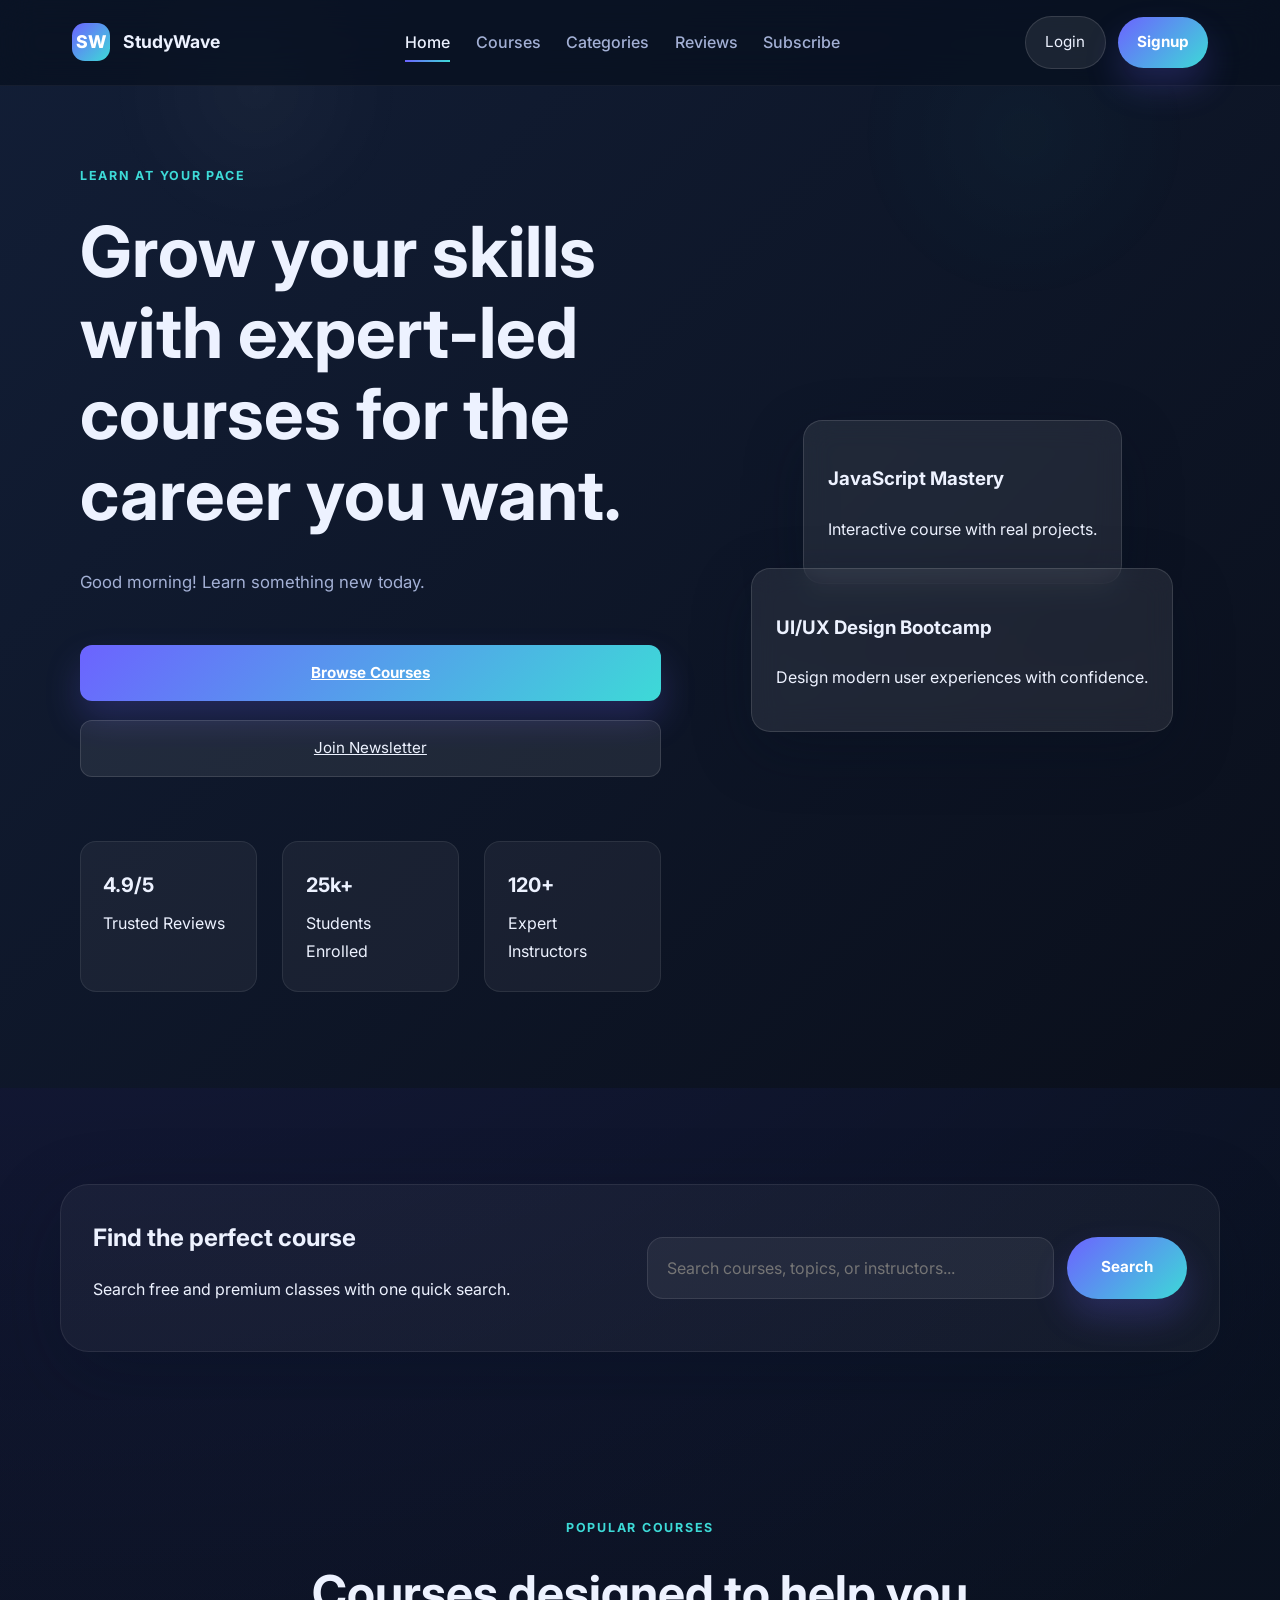
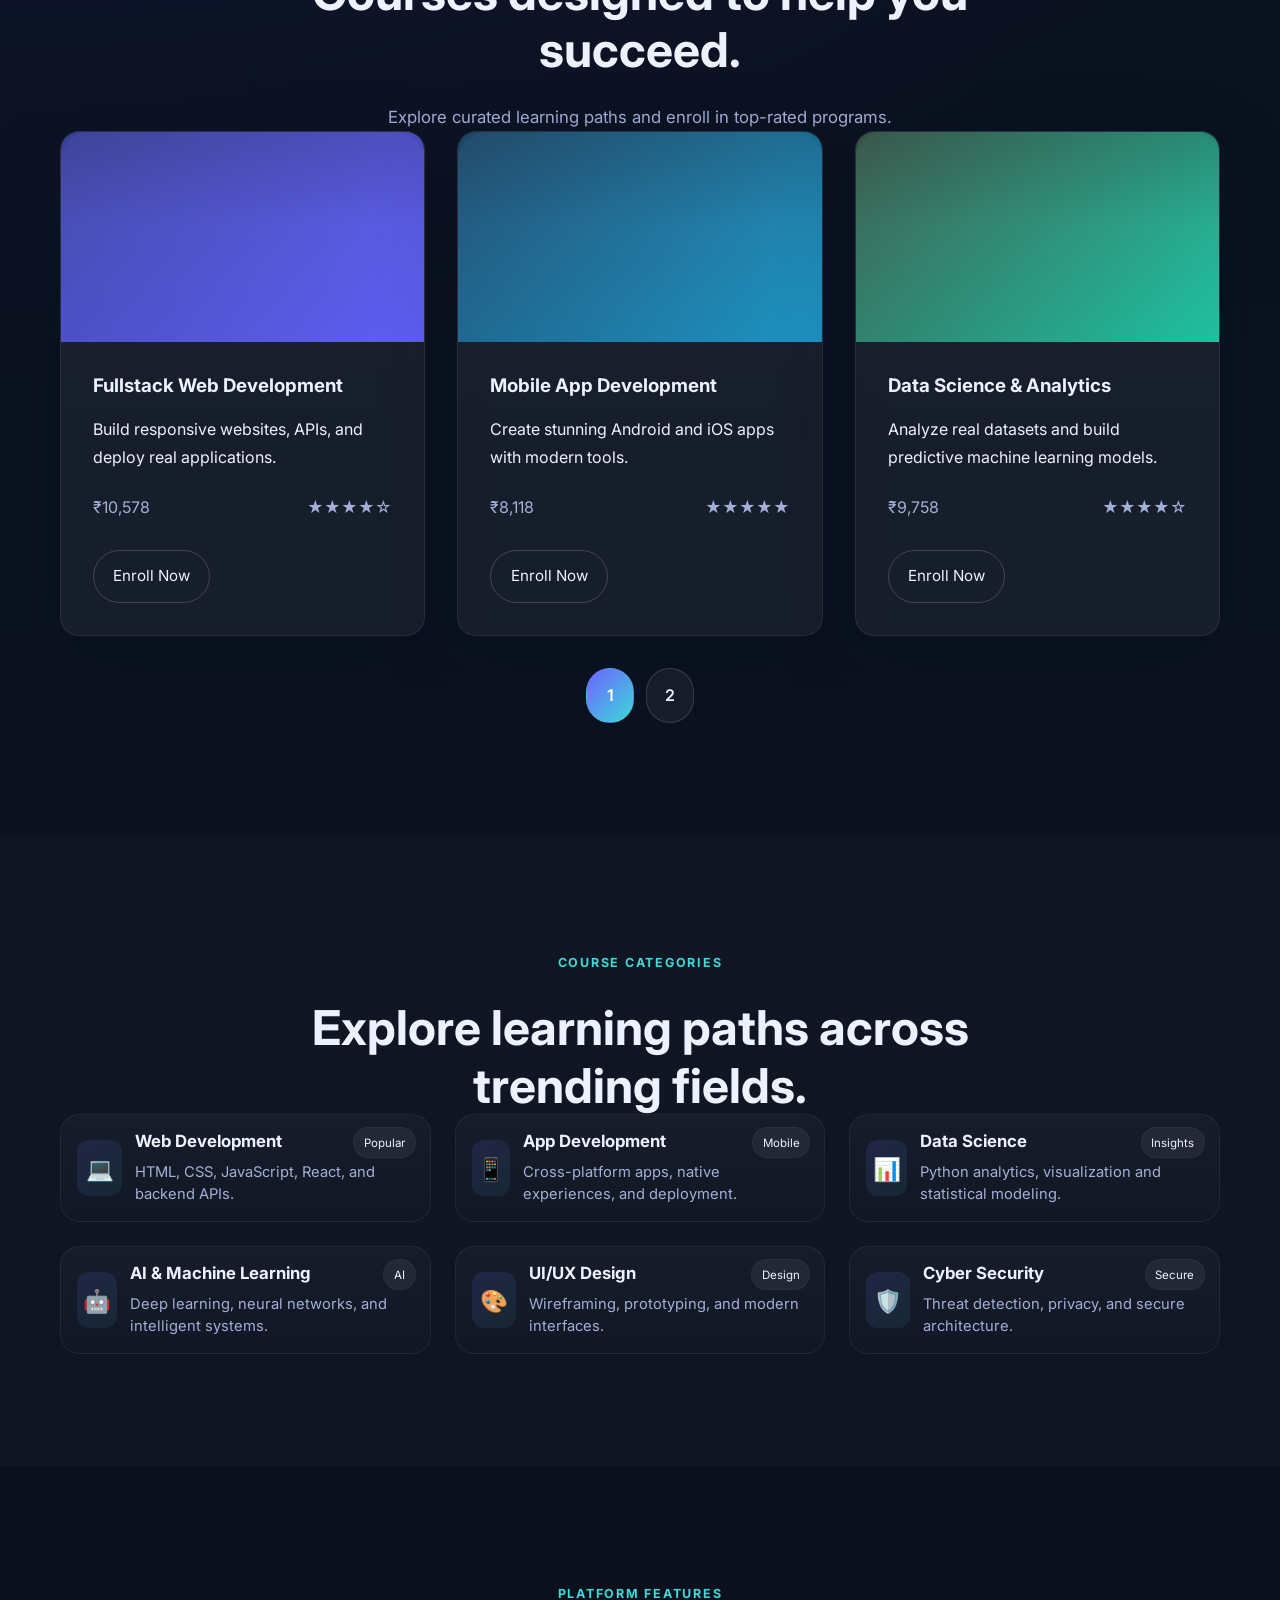
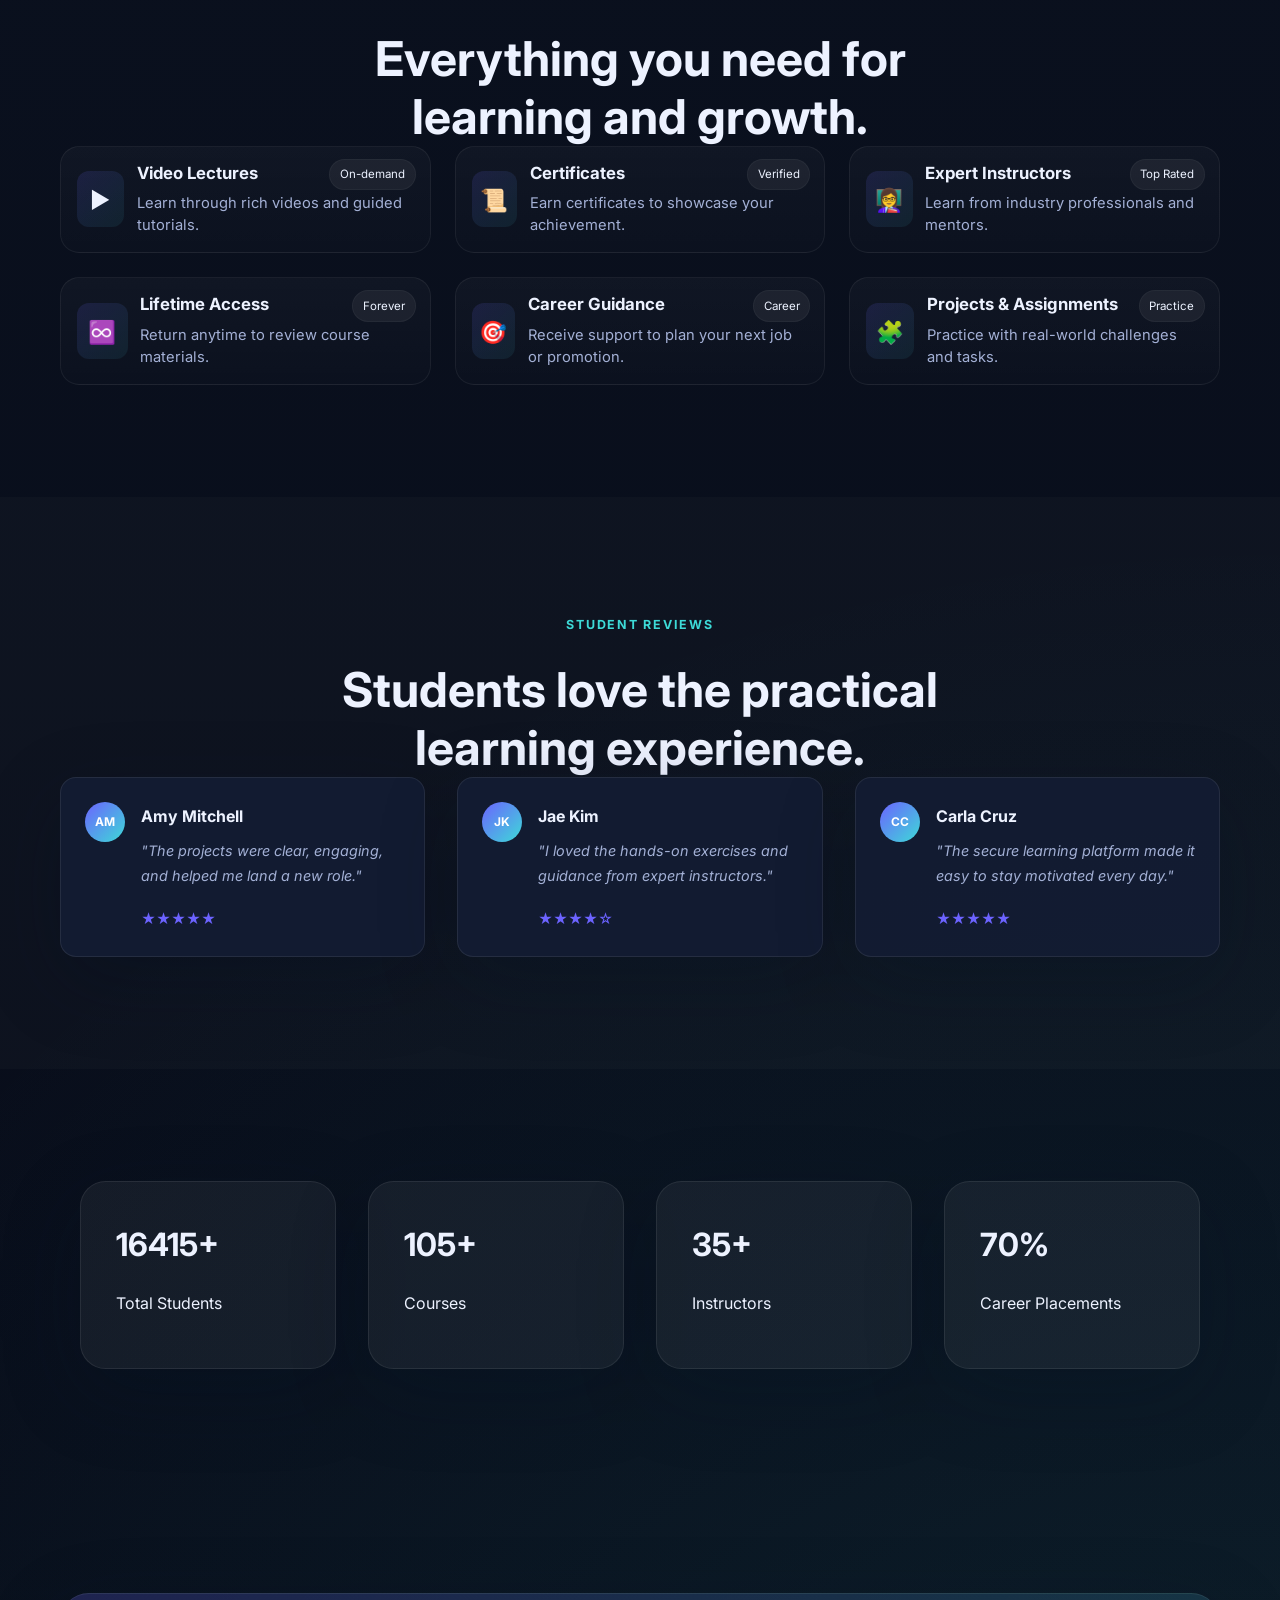
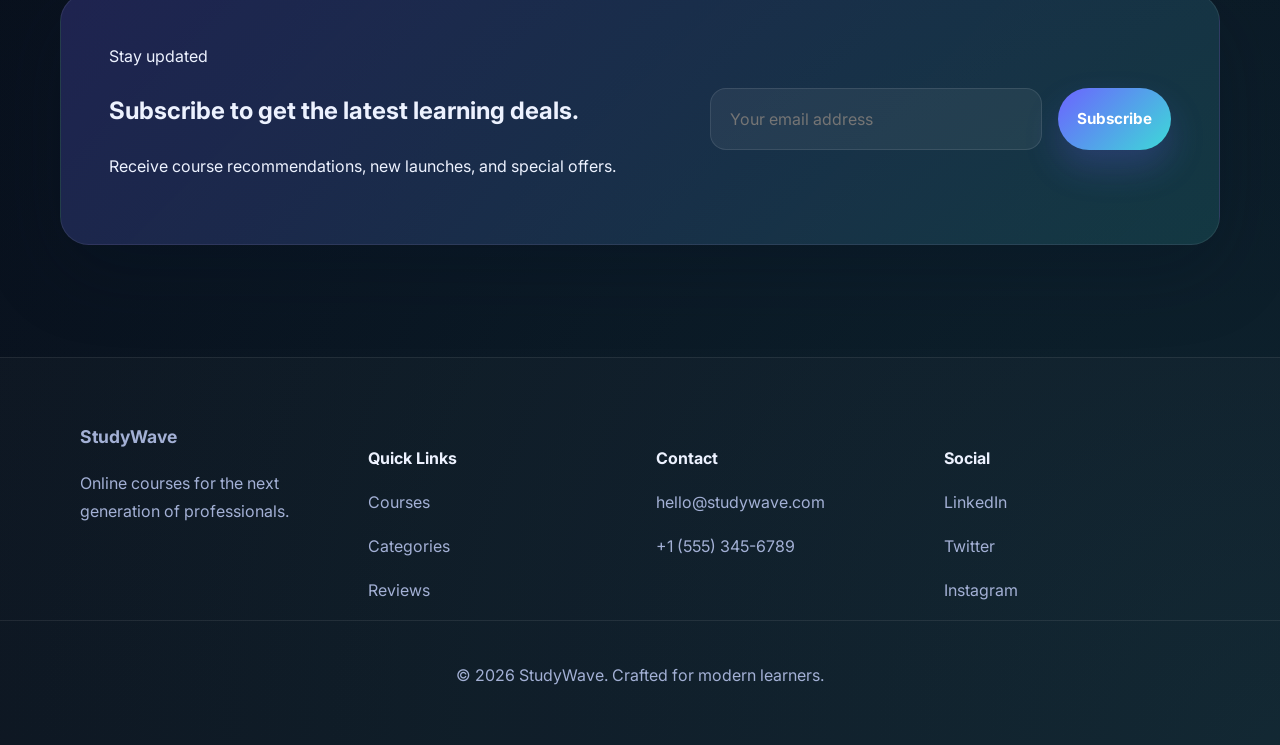
<file: index.html>
<!DOCTYPE html>
<html lang="en">
<head>
  <meta charset="UTF-8" />
  <meta name="viewport" content="width=device-width, initial-scale=1.0" />
  <title>StudyWave | Online Learning Platform</title>
  <link rel="preconnect" href="https://fonts.googleapis.com" />
  <link rel="preconnect" href="https://fonts.gstatic.com" crossorigin />
  <link href="https://fonts.googleapis.com/css2?family=Inter:wght@400;500;600;700;800&display=swap" rel="stylesheet" />
  <link rel="stylesheet" href="style.css" />
</head>
<body>
  <!-- Preloader animation -->
  <div class="loader-overlay" id="loaderOverlay">
    <div class="loader-ring"></div>
    <p>Loading StudyWave...</p>
  </div>

  <!-- Sticky Navbar -->
  <header class="header" id="header">
    <div class="container header-inner">
      <a href="#home" class="brand">
        <span class="brand-mark">SW</span>
        <span>StudyWave</span>
      </a>

      <nav class="nav" id="navMenu">
        <a href="#home" class="nav-link active">Home</a>
        <a href="#courses" class="nav-link">Courses</a>
        <a href="#categories" class="nav-link">Categories</a>
        <a href="#reviews" class="nav-link">Reviews</a>
        <a href="#newsletter" class="nav-link">Subscribe</a>
      </nav>

      <div class="nav-actions">
        <button class="h-mobile btn btn-secondary" id="loginBtn">Login</button>
        <button class="h-mobile btn btn-primary">Signup</button>
        <button class="icon-btn mobile-toggle" id="mobileToggle" aria-label="Open menu" aria-controls="navMenu" aria-expanded="false">
          <span class="hamburger"></span>
        </button>
      </div>
    </div>
  </header>

  <main>
    <!-- Hero Section -->
    <section class="hero" id="home">
      <div class="container hero-grid">
        <div class="hero-copy fade-up" data-delay="0.1s">
          <span class="eyebrow">Learn at your pace</span>
          <h1>Grow your skills with expert-led courses for the career you want.</h1>
          <p id="welcomeText">Welcome back! Discover the best path for your next milestone.</p>
          <div class="hero-actions">
            <a href="#courses" class="btn btn-primary btn-large">Browse Courses</a>
            <a href="#newsletter" class="btn btn-secondary btn-large">Join Newsletter</a>
          </div>
          <div class="hero-stats">
            <div>
              <strong>4.9/5</strong>
              <span>Trusted Reviews</span>
            </div>
            <div>
              <strong>25k+</strong>
              <span>Students Enrolled</span>
            </div>
            <div>
              <strong>120+</strong>
              <span>Expert Instructors</span>
            </div>
          </div>
        </div>

        <div class="hero-visual fade-up" data-delay="0.3s">
          <div class="hero-card hero-card-top">
            <h3>JavaScript Mastery</h3>
            <p>Interactive course with real projects.</p>
          </div>
          <div class="hero-image">
            <div class="hero-device"></div>
            <div class="hero-screen"></div>
            <div class="hero-glow hero-glow-left"></div>
            <div class="hero-glow hero-glow-right"></div>
          </div>
          <div class="hero-card hero-card-bottom">
            <h3>UI/UX Design Bootcamp</h3>
            <p>Design modern user experiences with confidence.</p>
          </div>
        </div>
      </div>
    </section>

    <!-- Search Section -->
    <section class="search-section" id="search">
      <div class="container search-card fade-up" data-delay="0.1s">
        <div>
          <h2>Find the perfect course</h2>
          <p>Search free and premium classes with one quick search.</p>
        </div>
        <div class="search-input-group">
          <input type="search" id="courseSearch" placeholder="Search courses, topics, or instructors..." />
          <button class="btn btn-primary">Search</button>
        </div>
      </div>
    </section>

    <!-- Popular Courses Section -->
    <section class="section" id="courses">
      <div class="container section-header fade-up" data-delay="0.1s">
        <span class="eyebrow">Popular Courses</span>
        <h2>Courses designed to help you succeed.</h2>
        <p>Explore curated learning paths and enroll in top-rated programs.</p>
      </div>
      <div class="courses-grid" id="courseGrid">
        <article class="course-card fade-up" data-search="web development javascript react" data-delay="0.15s">
          <div class="course-thumb web-dev"></div>
          <div class="course-body">
            <h3>Fullstack Web Development</h3>
            <p>Build responsive websites, APIs, and deploy real applications.</p>
            <div class="course-meta">
              <span>₹10,578</span>
              <span>★★★★☆</span>
            </div>
            <button class="btn btn-outline enroll-btn" data-course="fullstack-web">Enroll Now</button>
          </div>
        </article>

        <article class="course-card fade-up" data-search="app development flutter ios android" data-delay="0.18s">
          <div class="course-thumb app-dev"></div>
          <div class="course-body">
            <h3>Mobile App Development</h3>
            <p>Create stunning Android and iOS apps with modern tools.</p>
            <div class="course-meta">
              <span>₹8,118</span>
              <span>★★★★★</span>
            </div>
            <button class="btn btn-outline enroll-btn" data-course="mobile-app">Enroll Now</button>
          </div>
        </article>

        <article class="course-card fade-up" data-search="data science python machine learning" data-delay="0.21s">
          <div class="course-thumb data-science"></div>
          <div class="course-body">
            <h3>Data Science & Analytics</h3>
            <p>Analyze real datasets and build predictive machine learning models.</p>
            <div class="course-meta">
              <span>₹9,758</span>
              <span>★★★★☆</span>
            </div>
            <button class="btn btn-outline enroll-btn" data-course="data-science">Enroll Now</button>
          </div>
        </article>

        <article class="course-card fade-up" data-search="ai machine learning python" data-delay="0.24s">
          <div class="course-thumb ai"></div>
          <div class="course-body">
            <h3>AI & Machine Learning</h3>
            <p>Master neural networks, deep learning, and intelligent systems.</p>
            <div class="course-meta">
              <span>₹11,398</span>
              <span>★★★★★</span>
            </div>
            <button class="btn btn-outline enroll-btn" data-course="ai-ml">Enroll Now</button>
          </div>
        </article>

        <article class="course-card fade-up" data-search="ui ux design figma prototyping" data-delay="0.27s">
          <div class="course-thumb ui-ux"></div>
          <div class="course-body">
            <h3>UI/UX Design Essentials</h3>
            <p>Learn design systems, prototyping, and polished user interfaces.</p>
            <div class="course-meta">
              <span>₹7,298</span>
              <span>★★★★☆</span>
            </div>
            <button class="btn btn-outline enroll-btn" data-course="ui-ux">Enroll Now</button>
          </div>
        </article>

        <article class="course-card fade-up" data-search="cyber security network hacking" data-delay="0.30s">
          <div class="course-thumb cyber"></div>
          <div class="course-body">
            <h3>Cyber Security Fundamentals</h3>
            <p>Protect networks, identify vulnerabilities, and secure digital assets.</p>
            <div class="course-meta">
              <span>₹8,938</span>
              <span>★★★★☆</span>
            </div>
            <button class="btn btn-outline enroll-btn" data-course="cyber-security">Enroll Now</button>
          </div>
        </article>
      </div>
      <div class="pagination-controls fade-up" id="paginationControls"></div>
    </section>

    <!-- Categories Section -->
    <section class="section alt-bg" id="categories">
      <div class="container section-header fade-up" data-delay="0.1s">
        <span class="eyebrow">Course Categories</span>
        <h2>Explore learning paths across trending fields.</h2>
      </div>
      <div class="bento-grid categories-bento fade-up" data-delay="0.12s">
        <div class="bento-card">
          <div class="bento-icon">💻</div>
          <div class="bento-body">
            <h3>Web Development</h3>
            <p>HTML, CSS, JavaScript, React, and backend APIs.</p>
          </div>
          <div class="bento-badge">Popular</div>
        </div>

        <div class="bento-card">
          <div class="bento-icon">📱</div>
          <div class="bento-body">
            <h3>App Development</h3>
            <p>Cross-platform apps, native experiences, and deployment.</p>
          </div>
          <div class="bento-badge">Mobile</div>
        </div>

        <div class="bento-card">
          <div class="bento-icon">📊</div>
          <div class="bento-body">
            <h3>Data Science</h3>
            <p>Python analytics, visualization and statistical modeling.</p>
          </div>
          <div class="bento-badge">Insights</div>
        </div>

        <div class="bento-card">
          <div class="bento-icon">🤖</div>
          <div class="bento-body">
            <h3>AI & Machine Learning</h3>
            <p>Deep learning, neural networks, and intelligent systems.</p>
          </div>
          <div class="bento-badge">AI</div>
        </div>

        <div class="bento-card">
          <div class="bento-icon">🎨</div>
          <div class="bento-body">
            <h3>UI/UX Design</h3>
            <p>Wireframing, prototyping, and modern interfaces.</p>
          </div>
          <div class="bento-badge">Design</div>
        </div>

        <div class="bento-card">
          <div class="bento-icon">🛡️</div>
          <div class="bento-body">
            <h3>Cyber Security</h3>
            <p>Threat detection, privacy, and secure architecture.</p>
          </div>
          <div class="bento-badge">Secure</div>
        </div>
      </div>
    </section>

    <!-- Features Section -->
    <section class="section" id="features">
      <div class="container section-header fade-up" data-delay="0.1s">
        <span class="eyebrow">Platform Features</span>
        <h2>Everything you need for learning and growth.</h2>
      </div>
      <div class="bento-grid fade-up" data-delay="0.14s">
        <div class="bento-card">
          <div class="bento-icon">▶️</div>
          <div class="bento-body">
            <h3>Video Lectures</h3>
            <p>Learn through rich videos and guided tutorials.</p>
          </div>
          <div class="bento-badge">On-demand</div>
        </div>

        <div class="bento-card">
          <div class="bento-icon">📜</div>
          <div class="bento-body">
            <h3>Certificates</h3>
            <p>Earn certificates to showcase your achievement.</p>
          </div>
          <div class="bento-badge">Verified</div>
        </div>

        <div class="bento-card">
          <div class="bento-icon">👩‍🏫</div>
          <div class="bento-body">
            <h3>Expert Instructors</h3>
            <p>Learn from industry professionals and mentors.</p>
          </div>
          <div class="bento-badge">Top Rated</div>
        </div>

        <div class="bento-card">
          <div class="bento-icon">♾️</div>
          <div class="bento-body">
            <h3>Lifetime Access</h3>
            <p>Return anytime to review course materials.</p>
          </div>
          <div class="bento-badge">Forever</div>
        </div>

        <div class="bento-card">
          <div class="bento-icon">🎯</div>
          <div class="bento-body">
            <h3>Career Guidance</h3>
            <p>Receive support to plan your next job or promotion.</p>
          </div>
          <div class="bento-badge">Career</div>
        </div>

        <div class="bento-card">
          <div class="bento-icon">🧩</div>
          <div class="bento-body">
            <h3>Projects & Assignments</h3>
            <p>Practice with real-world challenges and tasks.</p>
          </div>
          <div class="bento-badge">Practice</div>
        </div>
      </div>
    </section>

    <!-- Reviews Section -->
    <section class="section alt-bg" id="reviews">
      <div class="container section-header fade-up" data-delay="0.1s">
        <span class="eyebrow">Student Reviews</span>
        <h2>Students love the practical learning experience.</h2>
      </div>
      <div class="reviews-grid fade-up" data-delay="0.16s">
        <article class="review-card">
          <div class="student-avatar">AM</div>
          <div>
            <h3>Amy Mitchell</h3>
            <p>"The projects were clear, engaging, and helped me land a new role."</p>
            <span>★★★★★</span>
          </div>
        </article>
        <article class="review-card">
          <div class="student-avatar">JK</div>
          <div>
            <h3>Jae Kim</h3>
            <p>"I loved the hands-on exercises and guidance from expert instructors."</p>
            <span>★★★★☆</span>
          </div>
        </article>
        <article class="review-card">
          <div class="student-avatar">CC</div>
          <div>
            <h3>Carla Cruz</h3>
            <p>"The secure learning platform made it easy to stay motivated every day."</p>
            <span>★★★★★</span>
          </div>
        </article>
      </div>
    </section>

    <!-- Statistics Section -->
    <section class="section stats-section" id="stats">
      <div class="container stats-grid fade-up" data-delay="0.1s">
        <div class="stat-card">
          <h3><span class="counter" data-target="25000">0</span>+</h3>
          <p>Total Students</p>
        </div>
        <div class="stat-card">
          <h3><span class="counter" data-target="120">0</span>+</h3>
          <p>Courses</p>
        </div>
        <div class="stat-card">
          <h3><span class="counter" data-target="45">0</span>+</h3>
          <p>Instructors</p>
        </div>
        <div class="stat-card">
          <h3><span class="counter" data-target="98">0</span>%</h3>
          <p>Career Placements</p>
        </div>
      </div>
    </section>

    <!-- Newsletter Section -->
    <section class="newsletter-section" id="newsletter">
      <div class="container newsletter-card fade-up" data-delay="0.1s">
        <div>
          <span class="eyebrow">Stay updated</span>
          <h2>Subscribe to get the latest learning deals.</h2>
          <p>Receive course recommendations, new launches, and special offers.</p>
        </div>
        <form id="newsletterForm" class="newsletter-form">
          <input type="email" id="newsletterEmail" placeholder="Your email address" required />
          <button type="submit" class="btn btn-primary">Subscribe</button>
        </form>
      </div>
    </section>
  </main>

  <!-- Scroll to Top Button -->
  <button class="scroll-top" id="scrollTopBtn" aria-label="Scroll to top">↑</button>

  <!-- Popup Message Container -->
  <div class="toast-container" id="toastContainer"></div>

  <!-- Footer -->
  <footer class="footer">
    <div class="container footer-grid">
      <div>
        <a href="#home" class="brand footer-brand">StudyWave</a>
        <p>Online courses for the next generation of professionals.</p>
      </div>
      <div>
        <h4>Quick Links</h4>
        <a href="#courses">Courses</a>
        <a href="#categories">Categories</a>
        <a href="#reviews">Reviews</a>
      </div>
      <div>
        <h4>Contact</h4>
        <p>hello@studywave.com</p>
        <p>+1 (555) 345-6789</p>
      </div>
      <div>
        <h4>Social</h4>
        <div class="social-links">
          <a href="#">LinkedIn</a>
          <a href="#">Twitter</a>
          <a href="#">Instagram</a>
        </div>
      </div>
    </div>
    <div class="footer-bottom">
      <p>© 2026 StudyWave. Crafted for modern learners.</p>
    </div>
  </footer>

  <script src="data.js"></script>
  <script src="script.js"></script>
</body>
</html>
</file>
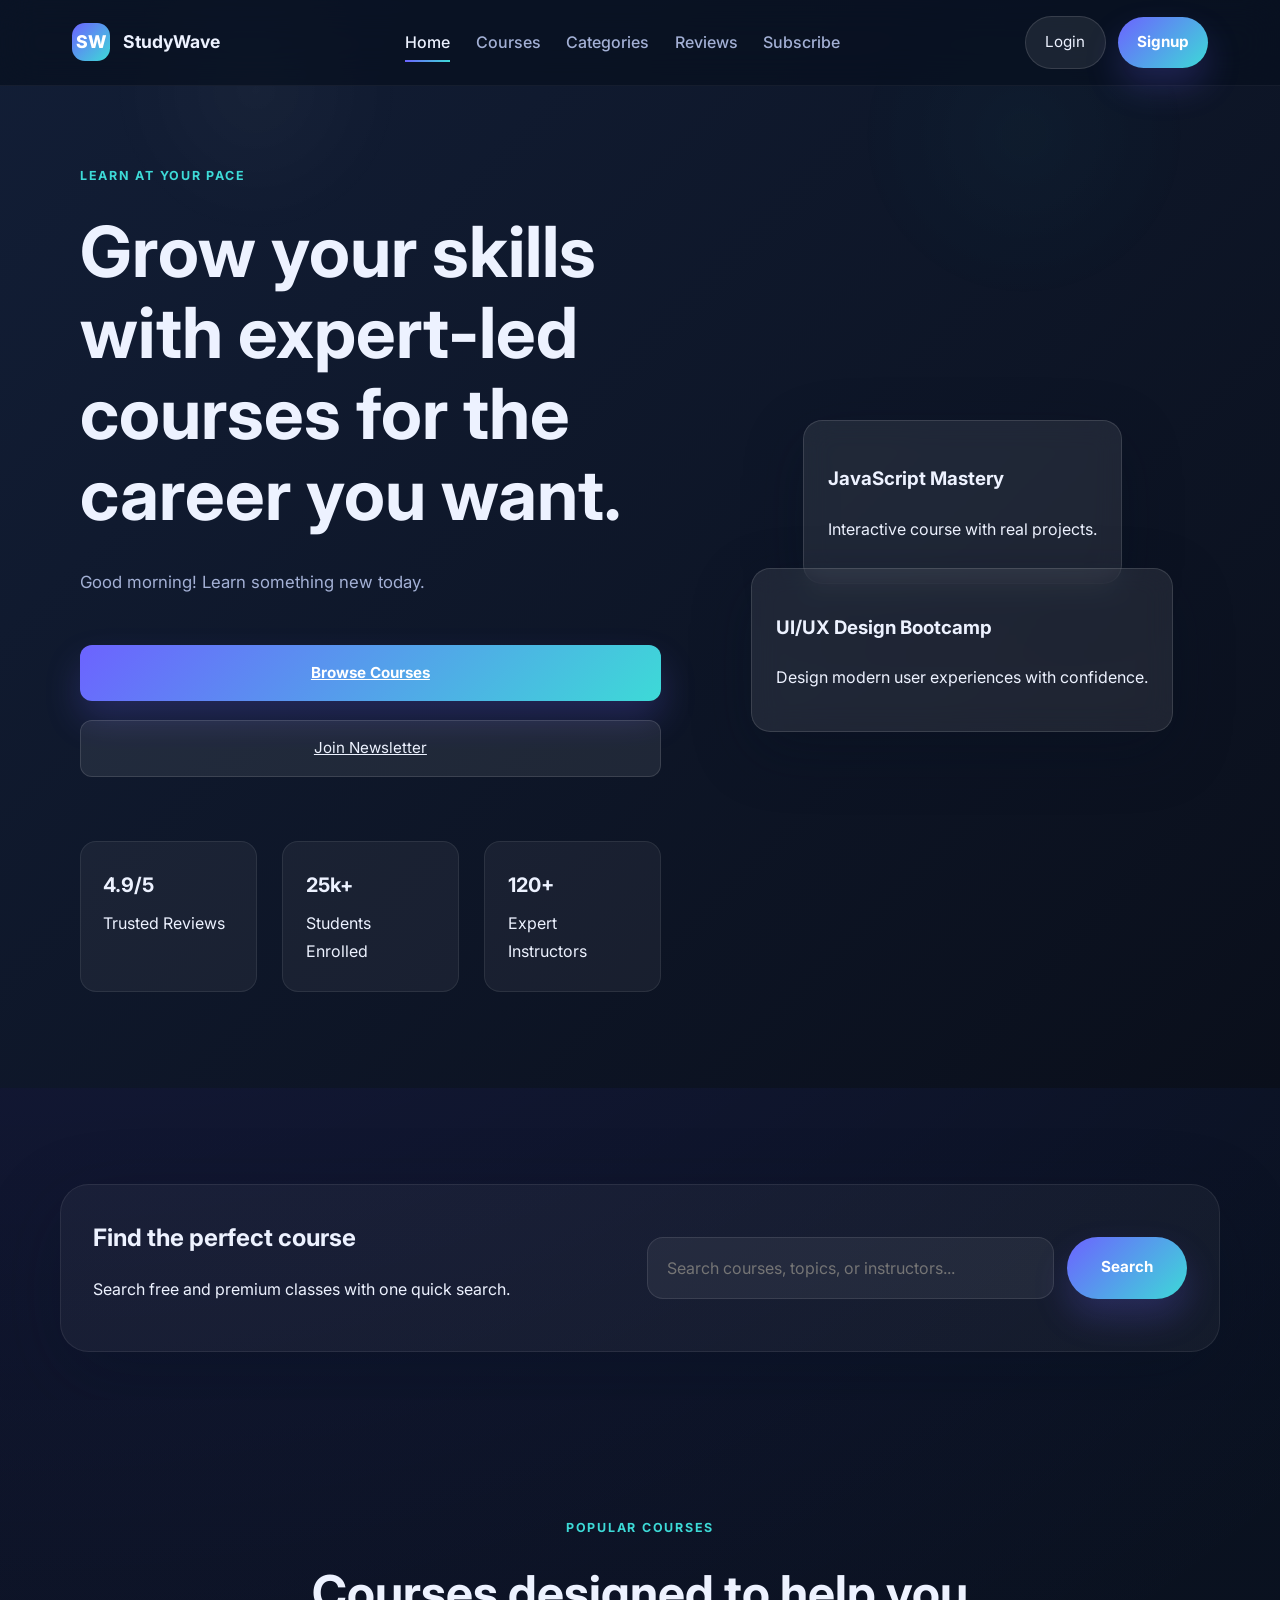
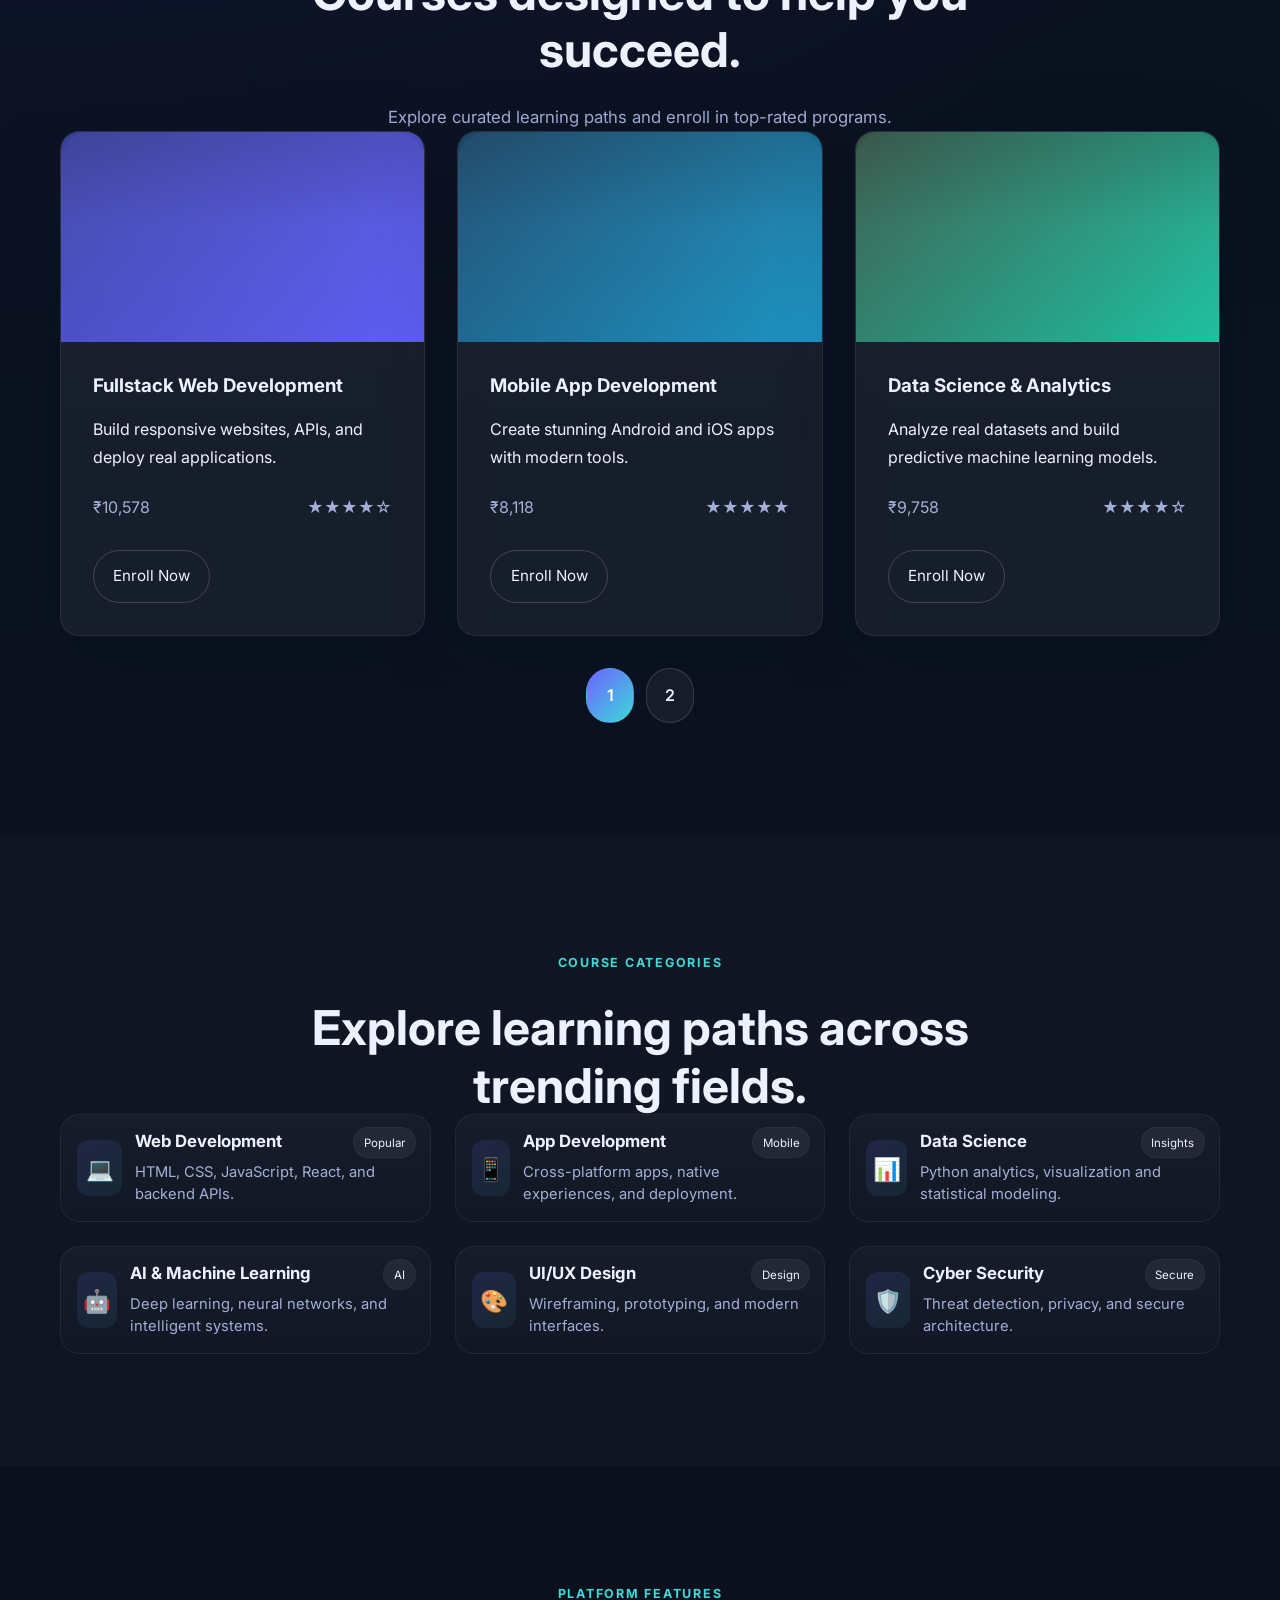
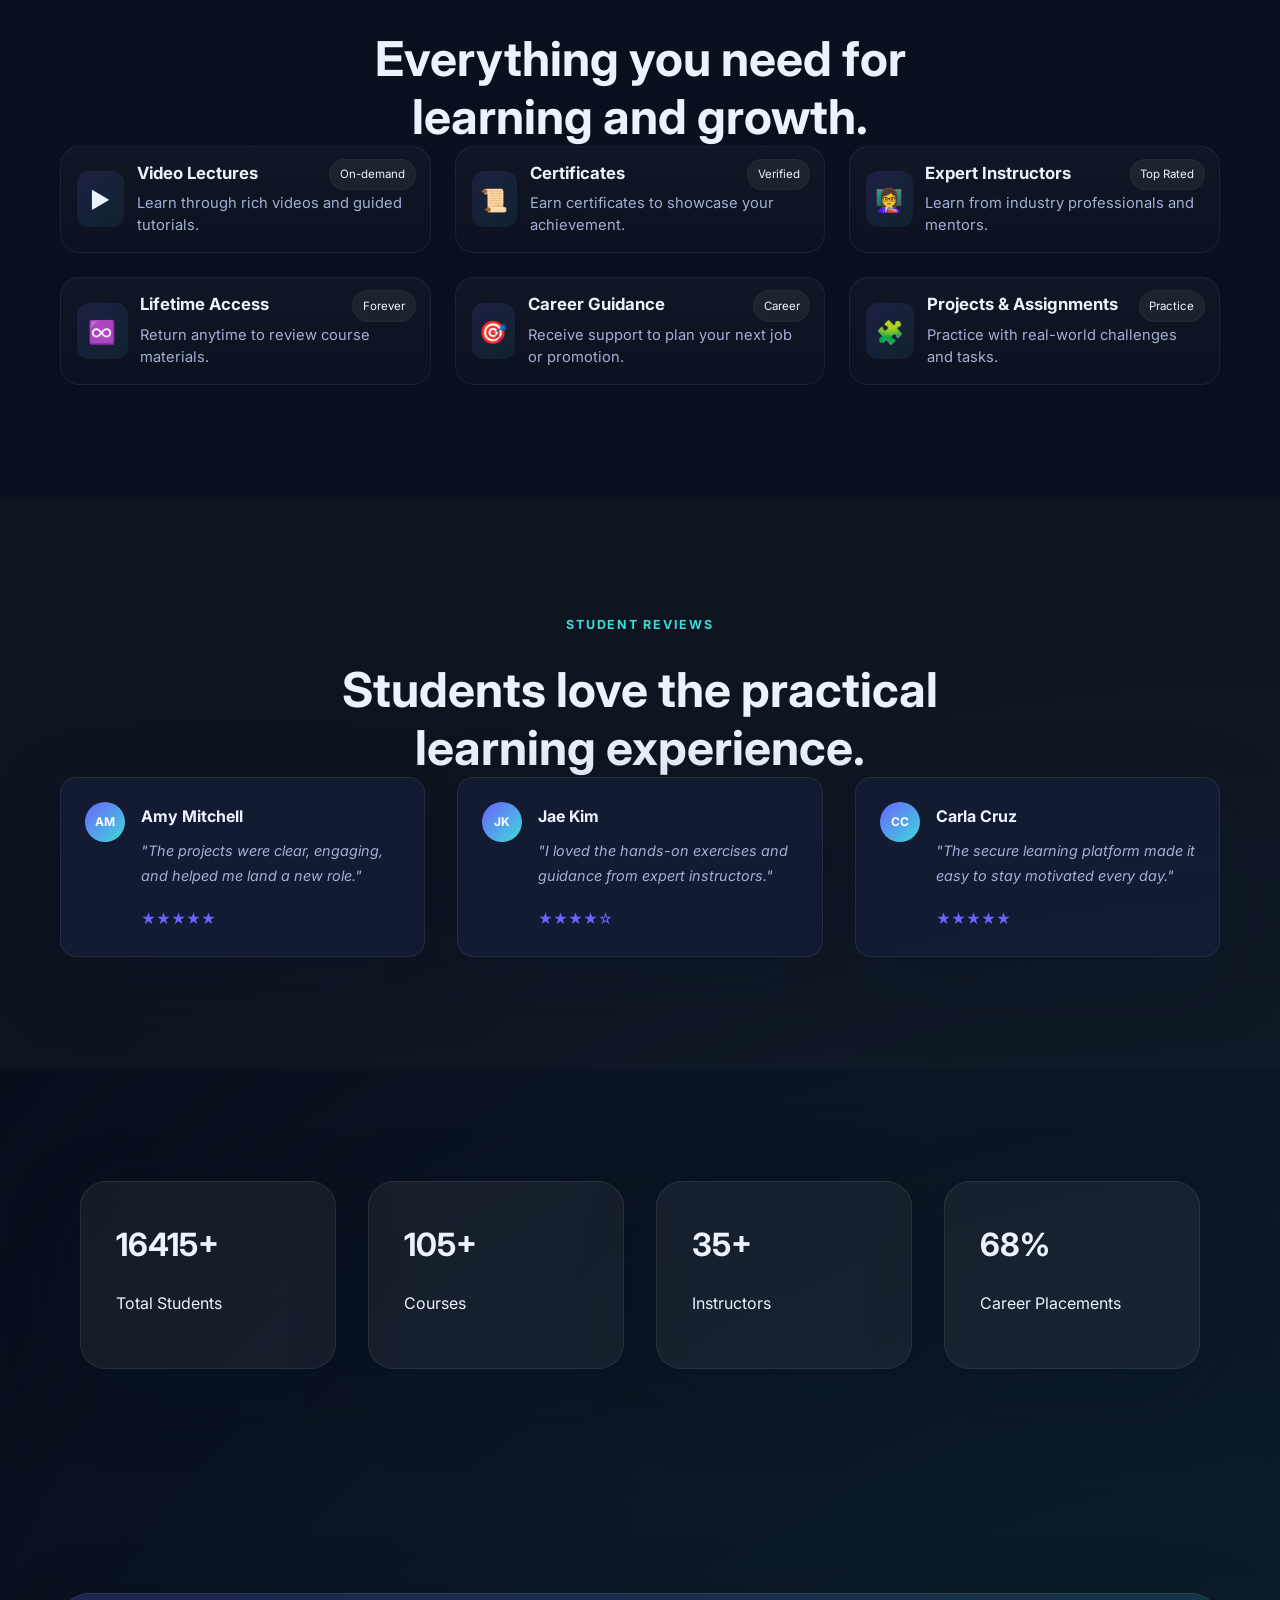
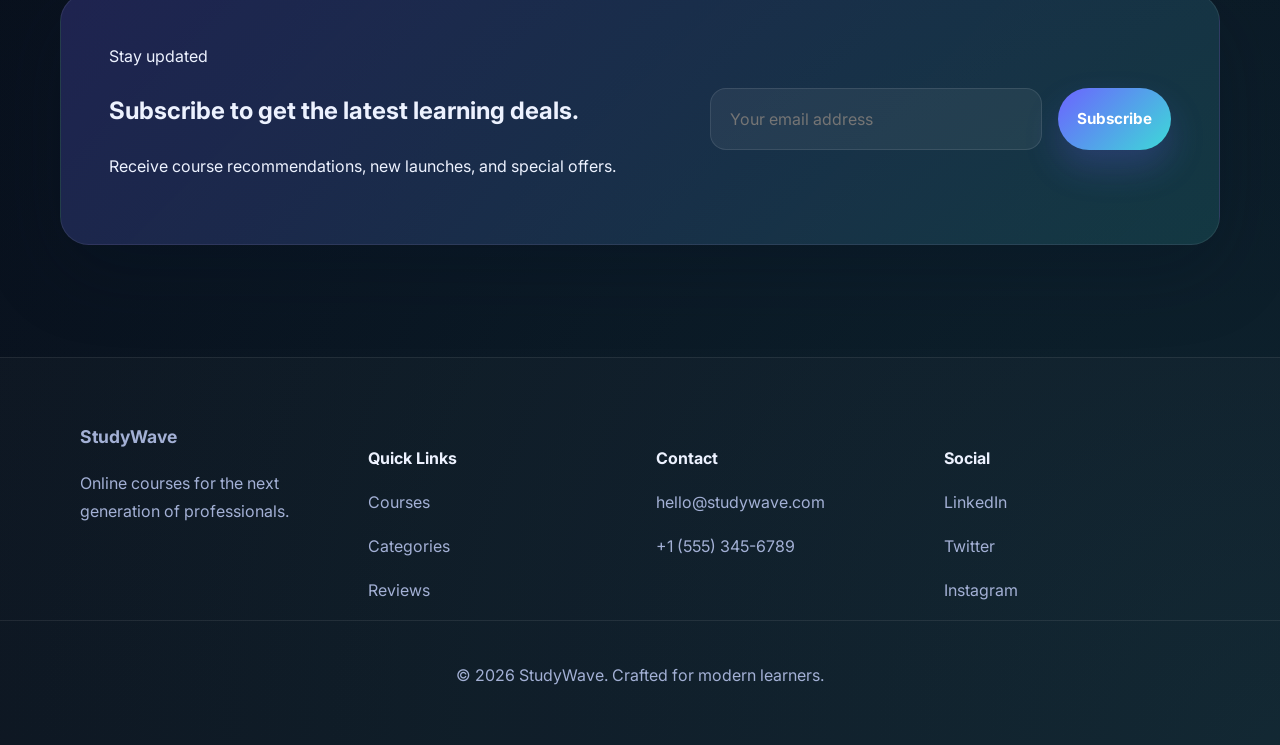
<file: course-detail.html>
<!DOCTYPE html>
<html lang="en">
<head>
  <meta charset="UTF-8" />
  <meta name="viewport" content="width=device-width, initial-scale=1.0" />
  <title>Course Details | StudyWave</title>
  <link rel="preconnect" href="https://fonts.googleapis.com" />
  <link rel="preconnect" href="https://fonts.gstatic.com" crossorigin />
  <link href="https://fonts.googleapis.com/css2?family=Inter:wght@400;500;600;700;800&display=swap" rel="stylesheet" />
  <link rel="stylesheet" href="style.css" />
</head>
<body>
  <!-- Sticky Navbar -->
  <header class="header" id="header">
    <div class="container header-inner">
      <a href="index.html" class="brand">
        <span class="brand-mark">SW</span>
        <span>StudyWave</span>
      </a>

      <nav class="nav" id="navMenu">
        <a href="index.html" class="nav-link">Home</a>
        <a href="index.html#courses" class="nav-link">Courses</a>
        <a href="index.html#categories" class="nav-link">Categories</a>
        <a href="index.html#reviews" class="nav-link">Reviews</a>
        <a href="index.html#newsletter" class="nav-link">Subscribe</a>
      </nav>

      <div class="nav-actions">
        <button class="btn btn-secondary" id="loginBtn">Login</button>
        <button class="btn btn-primary">Signup</button>
        <button class="icon-btn mobile-toggle" id="mobileToggle" aria-label="Open menu">
          <span class="hamburger"></span>
        </button>
      </div>
    </div>
  </header>

  <main class="course-detail-page">
    <!-- Hero Section -->
    <section class="course-hero" id="courseHero">
      <div class="container hero-content">
        <div class="hero-left fade-up" data-delay="0.1s">
          <div class="breadcrumb">
            <a href="index.html">Courses</a>
            <span>/</span>
            <span id="breadcrumbTitle">Course Title</span>
          </div>
          <h1 id="courseTitle">Course Title</h1>
          <p id="courseDescription">Course description here</p>
          
          <div class="course-meta-detail">
            <span id="courseRating">4.8 ★</span>
            <span id="courseReviews">(2,340 reviews)</span>
            <span id="courseStudents">25k+ students</span>
          </div>

          <div class="instructor-card">
            <div class="instructor-avatar" id="instructorImage">SJ</div>
            <div>
              <p>Instructor</p>
              <h4 id="instructorName">Sarah Johnson</h4>
            </div>
          </div>

          <div class="action-buttons">
            <button class="btn btn-primary btn-large" id="enrollBtn">Enroll Now</button>
            <button class="btn btn-secondary btn-large">Share Course</button>
          </div>
        </div>

        <div class="hero-right fade-up" data-delay="0.2s">
          <div class="course-hero-visual" id="courseImage"></div>
        </div>
      </div>
    </section>

    <!-- Course Content Section -->
    <section class="course-content">
      <div class="container">
        <div class="content-grid">
          <!-- Main Content -->
          <div class="main-content">
            <!-- Overview -->
            <div class="section-block fade-up" data-delay="0.1s">
              <h2>Course Overview</h2>
              <p id="courseOverview">Overview text here</p>
            </div>

            <!-- What You'll Learn -->
            <div class="section-block fade-up" data-delay="0.12s">
              <h2>What You'll Learn</h2>
              <div class="learn-list" id="whatYouLearn">
                <!-- Populated by JS -->
              </div>
            </div>

            <!-- Curriculum -->
            <div class="section-block fade-up" data-delay="0.14s">
              <h2>Course Curriculum</h2>
              <div class="curriculum-list" id="curriculumList">
                <!-- Populated by JS -->
              </div>
            </div>

            <!-- Requirements -->
            <div class="section-block fade-up" data-delay="0.16s">
              <h2>Requirements</h2>
              <ul class="requirements-list" id="requirementsList">
                <!-- Populated by JS -->
              </ul>
            </div>
          </div>

          <!-- Sidebar -->
          <aside class="course-sidebar fade-up" data-delay="0.15s">
            <div class="course-card-detail">
              <div class="course-thumbnail" id="sidebarImage"></div>
              
              <div class="price-section">
                <p class="price-label">Price</p>
                <h3 class="price" id="coursePrice">₹10,578</h3>
              </div>

              <button class="btn btn-primary btn-block" id="enrollBtnSidebar">Enroll Now</button>
              <button class="btn btn-outline btn-block">Add to Wishlist</button>

              <div class="course-info-box">
                <div class="info-item">
                  <span>📚</span>
                  <div>
                    <p>Duration</p>
                    <h4 id="courseDuration">8 weeks</h4>
                  </div>
                </div>
                <div class="info-item">
                  <span>🎯</span>
                  <div>
                    <p>Level</p>
                    <h4 id="courseLevel">Intermediate</h4>
                  </div>
                </div>
                <div class="info-item">
                  <span>🌍</span>
                  <div>
                    <p>Language</p>
                    <h4 id="courseLanguage">English</h4>
                  </div>
                </div>
                <div class="info-item">
                  <span>👥</span>
                  <div>
                    <p>Students</p>
                    <h4 id="courseStudentsCount">25k+</h4>
                  </div>
                </div>
              </div>

              <div class="course-highlights" id="highlightsList">
                <!-- Populated by JS -->
              </div>
            </div>
          </aside>
        </div>
      </div>
    </section>

    <!-- Reviews Section -->
    <section class="section reviews-page-section">
      <div class="container">
        <h2>Student Reviews</h2>
        <div class="reviews-grid">
          <article class="review-card">
            <div class="student-avatar">AM</div>
            <div>
              <h3>Amy Mitchell</h3>
              <p>"Excellent course! The instructor explains everything clearly and the projects are practical."</p>
              <span>★★★★★</span>
            </div>
          </article>
          <article class="review-card">
            <div class="student-avatar">JK</div>
            <div>
              <h3>Jae Kim</h3>
              <p>"Best learning experience. Hands-on approach helped me understand concepts better."</p>
              <span>★★★★☆</span>
            </div>
          </article>
          <article class="review-card">
            <div class="student-avatar">CC</div>
            <div>
              <h3>Carla Cruz</h3>
              <p>"Great value for money. The support team is responsive and helpful."</p>
              <span>★★★★★</span>
            </div>
          </article>
        </div>
      </div>
    </section>
  </main>

  <!-- Scroll to Top Button -->
  <button class="scroll-top" id="scrollTopBtn" aria-label="Scroll to top">↑</button>

  <!-- Popup Message Container -->
  <div class="toast-container" id="toastContainer"></div>

  <!-- Footer -->
  <footer class="footer">
    <div class="container footer-grid">
      <div>
        <a href="index.html" class="brand footer-brand">StudyWave</a>
        <p>Online courses for the next generation of professionals.</p>
      </div>
      <div>
        <h4>Quick Links</h4>
        <a href="index.html">Home</a>
        <a href="index.html#courses">Courses</a>
        <a href="index.html#categories">Categories</a>
      </div>
      <div>
        <h4>Contact</h4>
        <p>hello@studywave.com</p>
        <p>+1 (555) 345-6789</p>
      </div>
      <div>
        <h4>Social</h4>
        <div class="social-links">
          <a href="#">LinkedIn</a>
          <a href="#">Twitter</a>
          <a href="#">Instagram</a>
        </div>
      </div>
    </div>
    <div class="footer-bottom">
      <p>© 2026 StudyWave. Crafted for modern learners.</p>
    </div>
  </footer>

  <script src="data.js"></script>
  <script src="course-detail.js"></script>
</body>
</html>
</file>
<file: style.css>
/* Global styles and layout */
:root {
  --bg: #0b1220;
  --surface: rgba(19, 29, 51, 0.92);
  --surface-soft: rgba(255, 255, 255, 0.05);
  --text: #edf2ff;
  --text-muted: #a3b0d5;
  --accent: #6c63ff;
  --accent-2: #3ddad7;
  --accent-soft: rgba(115, 99, 255, 0.14);
  --border: rgba(255, 255, 255, 0.08);
  --shadow: 0 24px 80px rgba(6, 15, 34, 0.24);
  font-family: 'Inter', sans-serif;
}

* {
  box-sizing: border-box;
}

body {
  margin: 0;
  min-height: 100vh;
  background: radial-gradient(circle at top left, rgba(109, 86, 255, 0.18), transparent 35%),
    radial-gradient(circle at bottom right, rgba(61, 218, 215, 0.12), transparent 32%),
    linear-gradient(180deg, #07101f 0%, #0b1220 40%, #070b18 100%);
  color: var(--text);
  line-height: 1.75;
  overflow-x: hidden;
  position: relative;
}

body::before {
  content: '';
  position: fixed;
  inset: 0;
  background-image: radial-gradient(circle at 20% 10%, rgba(255, 255, 255, 0.08) 0%, transparent 12%),
    radial-gradient(circle at 80% 15%, rgba(61, 218, 215, 0.08) 0%, transparent 14%);
  pointer-events: none;
  opacity: 0.4;
}

img {
  max-width: 100%;
  display: block;
}

html {
  scroll-behavior: smooth;
}

button,
input,
a {
  font: inherit;
}

button {
  cursor: pointer;
}

.container {
  max-width: 1160px;
  width: 100%;
  margin: 0 auto;
  padding-inline: 1.25rem;
}

.section > .container,
.hero > .container,
.search-section > .container,
.newsletter-section > .container,
.footer > .container,
.course-hero > .container,
.course-content > .container,
.reviews-page-section > .container {
  max-width: 1160px;
  width: 100%;
  margin: 0 auto;
}

.header {
  position: fixed;
  top: 0;
  left: 0;
  width: 100%;
  z-index: 50;
  backdrop-filter: blur(18px);
  background: rgba(7, 16, 31, 0.72);
  border-bottom: 1px solid rgba(255, 255, 255, 0.05);
  transform: translateY(-100%);
  transition: transform 0.45s ease, background 0.4s ease, border-color 0.4s ease;
}

.header.visible {
  transform: translateY(0);
}

.header.sticky {
  background: rgba(5, 13, 28, 0.92);
  box-shadow: 0 24px 60px rgba(0, 0, 0, 0.2);
}

.header-inner {
  display: flex;
  align-items: center;
  justify-content: space-between;
  padding: 1rem 0;
}

.brand,
.footer-brand {
  display: inline-flex;
  align-items: center;
  gap: 0.8rem;
  color: var(--text);
  text-decoration: none;
  font-weight: 700;
  font-size: 1.1rem;
}

.brand-mark {
  width: 2.4rem;
  height: 2.4rem;
  display: inline-grid;
  place-items: center;
  background: linear-gradient(135deg, var(--accent), var(--accent-2));
  border-radius: 0.8rem;
  color: #fff;
  font-weight: 800;
}

.nav {
  display: flex;
  gap: 1.6rem;
  align-items: center;
}

.nav-link {
  color: var(--text-muted);
  text-decoration: none;
  font-weight: 500;
  transition: color 0.25s ease;
}

.nav-link:hover,
.nav-link.active {
  color: var(--text);
}

.nav-link.active {
  position: relative;
}

.nav-link.active::after {
  content: '';
  position: absolute;
  left: 0;
  bottom: -0.35rem;
  width: 100%;
  height: 2px;
  background: linear-gradient(90deg, var(--accent), var(--accent-2));
}

.nav-actions {
  display: flex;
  align-items: center;
  gap: 0.9rem;
}

.btn,
.icon-btn {
  border: none;
  border-radius: 999px;
  display: inline-flex;
  align-items: center;
  justify-content: center;
  gap: 0.5rem;
  transition: transform 0.25s ease, background 0.25s ease, color 0.25s ease;
}

.btn:hover,
.icon-btn:hover {
  transform: translateY(-1px);
}

.btn-primary {
  background: linear-gradient(135deg, var(--accent), var(--accent-2));
  color: #fff;
  padding: 0.95rem 1.6rem;
  font-weight: 700;
  box-shadow: 0 18px 35px rgba(108, 99, 255, 0.22);
}

.btn-primary:hover {
  transform: translateY(-2px) scale(1.01);
}

.btn-secondary {
  background: rgba(255, 255, 255, 0.08);
  color: var(--text);
  padding: 0.9rem 1.4rem;
  border: 1px solid rgba(255, 255, 255, 0.12);
}

.btn-secondary:hover {
  background: rgba(255, 255, 255, 0.12);
}

.btn-outline {
  background: transparent;
  color: var(--text);
  border: 1px solid rgba(255, 255, 255, 0.18);
  padding: 0.9rem 1.2rem;
}

.pagination-controls {
  display: flex;
  gap: 0.75rem;
  flex-wrap: wrap;
  justify-content: center;
  margin-top: 2rem;
}

.pagination-controls button {
  min-width: 3rem;
  padding: 0.8rem 1rem;
  border-radius: 999px;
  border: 1px solid rgba(255, 255, 255, 0.15);
  background: rgba(255, 255, 255, 0.05);
  color: var(--text);
  font-weight: 600;
  transition: background 0.3s ease, transform 0.25s ease, border-color 0.3s ease;
}

.pagination-controls button:hover {
  background: rgba(108, 99, 255, 0.16);
  transform: translateY(-1px);
}

.pagination-controls button.active {
  background: linear-gradient(135deg, var(--accent), var(--accent-2));
  color: #fff;
  border-color: transparent;
}

.pagination-empty {
  color: var(--text-muted);
  font-size: 0.95rem;
  padding: 0.8rem 1rem;
}

.btn-large {
  min-width: 160px;
}

.icon-btn {
  width: 3.2rem;
  height: 3.2rem;
  background: rgba(255, 255, 255, 0.08);
  color: var(--text);
}

.hamburger {
  width: 1.5rem;
  height: 0.12rem;
  background: currentColor;
  position: relative;
}

.hamburger::before,
.hamburger::after {
  content: '';
  position: absolute;
  left: 0;
  width: 1.5rem;
  height: 0.12rem;
  background: currentColor;
}

.hamburger::before {
  top: -0.4rem;
}

.hamburger::after {
  top: 0.4rem;
}

.hero {
  min-height: 100vh;
  padding: 10rem 0 6rem;
  background: linear-gradient(135deg, rgba(18, 30, 54, 0.98) 0%, rgba(10, 15, 27, 0.98) 100%);
}

.hero-grid {
  display: grid;
  grid-template-columns: 1.1fr 0.9fr;
  gap: 4rem;
  align-items: center;
}

.hero-copy .eyebrow,
.section-header .eyebrow {
  display: inline-flex;
  align-items: center;
  gap: 0.5rem;
  color: var(--accent-2);
  text-transform: uppercase;
  letter-spacing: 0.14em;
  font-size: 0.78rem;
  font-weight: 700;
}

.hero-copy h1 {
  font-size: clamp(2.8rem, 4vw, 4.4rem);
  line-height: 1.15;
  margin: 1.5rem 0 2rem;
}

.hero-copy p {
  color: var(--text-muted);
  max-width: 38rem;
  line-height: 1.75;
  font-size: 1.05rem;
}

.hero-actions {
  display: flex;
  flex-wrap: wrap;
  gap: 1.2rem;
  margin-top: 3rem;
}

.hero-stats {
  display: grid;
  grid-template-columns: repeat(3, minmax(0, 1fr));
  gap: 1.6rem;
  margin-top: 4rem;
}

.hero-stats div {
  background: rgba(255, 255, 255, 0.05);
  border: 1px solid rgba(255, 255, 255, 0.08);
  padding: 1.6rem 1.4rem;
  border-radius: 1rem;
}

.hero-stats strong {
  display: block;
  font-size: 1.25rem;
  margin-bottom: 0.4rem;
}

.hero-visual {
  display: grid;
  gap: 1.5rem;
  justify-items: center;
  position: relative;
}

.hero-image {
  width: min(440px, 100%);
  height: min(560px, 100%);
  position: relative;
  border-radius: 2rem;
  background: linear-gradient(180deg, #12204d 0%, #081123 100%);
  overflow: hidden;
  box-shadow: var(--shadow);
}

.hero-image::before {
  content: '';
  position: absolute;
  inset: 0;
  background: radial-gradient(circle at 30% 20%, rgba(108, 99, 255, 0.35), transparent 25%),
    radial-gradient(circle at 75% 25%, rgba(61, 218, 215, 0.24), transparent 20%),
    linear-gradient(180deg, rgba(255, 255, 255, 0.05), transparent 55%);
}

.hero-device {
  position: absolute;
  inset: 2rem;
  border-radius: 1.6rem;
  background: linear-gradient(180deg, rgba(255, 255, 255, 0.12), transparent 75%);
  box-shadow: inset 0 0 0 1px rgba(255, 255, 255, 0.08);
}

.hero-screen {
  position: absolute;
  inset: 3.6rem;
  border-radius: 1.2rem;
  background: radial-gradient(circle at 20% 15%, rgba(255, 255, 255, 0.18), transparent 22%),
    linear-gradient(180deg, rgba(255, 255, 255, 0.08), rgba(255, 255, 255, 0.02));
  box-shadow: inset 0 0 50px rgba(255, 255, 255, 0.08);
}

.hero-glow {
  position: absolute;
  width: 140px;
  height: 140px;
  border-radius: 50%;
  filter: blur(24px);
  opacity: 0.55;
}

.hero-glow-left {
  left: -40px;
  top: 60px;
  background: rgba(108, 99, 255, 0.35);
}

.hero-glow-right {
  right: -30px;
  bottom: 60px;
  background: rgba(61, 218, 215, 0.26);
}

.hero-card {
  width: min(320px, 100%);
  padding: 1.5rem;
  border-radius: 1.6rem;
  background: rgba(255, 255, 255, 0.08);
  border: 1px solid rgba(255, 255, 255, 0.12);
  backdrop-filter: blur(14px);
  box-shadow: 0 20px 60px rgba(8, 15, 32, 0.3);
}

.hero-card-top {
  transform: translateY(2rem);
}

.hero-card-bottom {
  transform: translateY(-2rem);
}

.search-section {
  padding: 6rem 0 3rem;
}

.search-card {
  display: flex;
  justify-content: space-between;
  gap: 1.8rem;
  align-items: center;
  padding: 2rem;
  border-radius: 1.8rem;
  background: rgba(255, 255, 255, 0.04);
  border: 1px solid rgba(255, 255, 255, 0.08);
  box-shadow: var(--shadow);
}

.search-card h2 {
  margin: 0 0 0.8rem;
}

.search-input-group {
  display: flex;
  gap: 1rem;
  width: min(540px, 100%);
}

.search-input-group input {
  width: 100%;
  padding: 1rem 1.2rem;
  background: rgba(255, 255, 255, 0.06);
  border: 1px solid rgba(255, 255, 255, 0.1);
  border-radius: 1rem;
  color: var(--text);
}

.section {
  padding: 7rem 0;
  overflow-x: hidden;
}

.hero,
.search-section,
.newsletter-section,
.footer,
.course-hero,
.course-content,
.reviews-page-section {
  overflow-x: hidden;
}

.alt-bg {
  background: rgba(255, 255, 255, 0.02);
}

.section-header {
  text-align: center;
  margin-bottom: 4.5rem;
}

.section-header h2 {
  margin: 1.5rem auto 0;
  max-width: 680px;
  font-size: clamp(2rem, 3vw, 3rem);
  line-height: 1.2;
}

.section-header p {
  color: var(--text-muted);
  max-width: 680px;
  margin: 1.5rem auto 0;
  line-height: 1.7;
  font-size: 1.05rem;
}

.courses-grid {
  display: grid;
  gap: 2rem;
  grid-template-columns: repeat(auto-fit, minmax(260px, 1fr));
  max-width: 1160px;
  margin: 0 auto;
}

.course-card {
  background: rgba(255, 255, 255, 0.05);
  border: 1px solid rgba(255, 255, 255, 0.08);
  border-radius: 1.8rem;
  overflow: hidden;
  box-shadow: var(--shadow);
  transition: transform 0.35s ease, border-color 0.35s ease, background 0.35s ease;
  position: relative;
}

.course-card::after {
  content: '';
  position: absolute;
  inset: 0;
  border-radius: 1.8rem;
  background: linear-gradient(180deg, rgba(255, 255, 255, 0.03), transparent 60%);
  pointer-events: none;
}

.course-card:hover {
  transform: translateY(-10px);
  border-color: rgba(108, 99, 255, 0.45);
  background: rgba(255, 255, 255, 0.08);
}

.course-thumb {
  height: 210px;
  position: relative;
  background-size: cover;
  background-position: center;
}

.course-thumb::after {
  content: '';
  position: absolute;
  inset: 0;
  background: linear-gradient(180deg, rgba(0, 0, 0, 0.12), transparent 45%);
}

.course-thumb.web-dev {
  background: linear-gradient(135deg, #4047aa, #5e5df5);
}

.course-thumb.app-dev {
  background: linear-gradient(135deg, #1f4e73, #1b94c3);
}

.course-thumb.data-science {
  background: linear-gradient(135deg, #3b5d4f, #1cc0a0);
}

.course-thumb.ai {
  background: linear-gradient(135deg, #632d7b, #ce4fef);
}

.course-thumb.ui-ux {
  background: linear-gradient(135deg, #cc5c5c, #ff8a5d);
}

.course-thumb.cyber {
  background: linear-gradient(135deg, #374f6b, #2cc7d7);
}

.course-body {
  padding: 2rem;
}

.course-body h3 {
  margin-top: 0;
  line-height: 1.3;
  margin-bottom: 0.8rem;
}

.course-meta {
  display: flex;
  align-items: center;
  justify-content: space-between;
  margin: 1.4rem 0 1.8rem;
  color: var(--text-muted);
}

.categories-grid,
.features-grid,
.reviews-grid,
.stats-grid {
  display: grid;
  gap: 2rem;
}

.categories-grid {
  grid-template-columns: repeat(auto-fit, minmax(200px, 1fr));
}

.category-card,
.feature-card,
.review-card,
.stat-card {
  padding: 2.2rem;
  border-radius: 1.6rem;
  background: rgba(255, 255, 255, 0.05);
  border: 1px solid rgba(255, 255, 255, 0.08);
  box-shadow: var(--shadow);
  transition: transform 0.3s ease, background 0.3s ease, border-color 0.3s ease, border-color 0.3s ease, border-color 0.3s ease;
}

.category-card:hover,
.feature-card:hover,
.review-card:hover,
.stat-card:hover {
  transform: translateY(-6px);
  background: rgba(255, 255, 255, 0.08);
}

.feature-card {
  display: grid;
  gap: 1.3rem;
}

.feature-icon {
  font-size: 1.9rem;
  width: 3rem;
  height: 3rem;
  display: grid;
  place-items: center;
  background: rgba(108, 99, 255, 0.14);
  border-radius: 1rem;
}

/* Bento card styles for Features section */
.bento-grid {
  display: grid;
  grid-template-columns: repeat(3, 1fr);
  gap: 1.5rem;
  max-width: 1160px;
  margin: 0 auto;
}

.bento-card {
  position: relative;
  display: flex;
  align-items: center;
  gap: 1.2rem;
  padding: 1.6rem;
  border-radius: 1.2rem;
  background: linear-gradient(180deg, rgba(255,255,255,0.03), rgba(255,255,255,0.01));
  border: 1px solid rgba(255,255,255,0.06);
  transition: transform 0.28s ease, box-shadow 0.28s ease, background 0.28s ease;
}

.bento-card:hover {
  transform: translateY(-6px);
  box-shadow: 0 18px 50px rgba(8, 18, 40, 0.35);
  background: linear-gradient(180deg, rgba(108,99,255,0.06), rgba(61,218,215,0.02));
  border-color: rgba(108,99,255,0.18);
}

.bento-icon {
  width: 56px;
  height: 56px;
  border-radius: 12px;
  display: grid;
  place-items: center;
  font-size: 1.4rem;
  background: linear-gradient(135deg, rgba(108,99,255,0.14), rgba(61,218,215,0.08));
}

.bento-body h3 {
  margin: 0;
  font-size: 1.05rem;
  line-height: 1.3;
}

.bento-body p {
  margin: 0.5rem 0 0;
  color: var(--text-muted);
  font-size: 0.92rem;
  line-height: 1.5;
}

.bento-badge {
  position: absolute;
  right: 14px;
  top: 12px;
  font-size: 0.72rem;
  padding: 0.28rem 0.6rem;
  border-radius: 999px;
  background: rgba(255,255,255,0.06);
  color: var(--text);
  border: 1px solid rgba(255,255,255,0.04);
}

.category-icon {
  display: inline-flex;
  width: 3rem;
  height: 3rem;
  align-items: center;
  justify-content: center;
  border-radius: 1rem;
  background: rgba(61, 218, 215, 0.16);
  margin-bottom: 1rem;
  font-size: 1.2rem;
}

.review-card {
  display: flex;
  gap: 1.3rem;
  align-items: center;
}

.student-avatar {
  width: 4.4rem;
  height: 4.4rem;
  border-radius: 1rem;
  display: grid;
  place-items: center;
  background: linear-gradient(135deg, rgba(108, 99, 255, 0.3), rgba(61, 218, 215, 0.25));
  font-weight: 800;
  color: #fff;
}

.review-card p {
  margin: 0.35rem 0 0.75rem;
  color: var(--text-muted);
}

.stats-grid {
  grid-template-columns: repeat(auto-fit, minmax(200px, 1fr));
}

.stat-card h3 {
  margin: 0 0 0.6rem;
  font-size: 2rem;
}

.newsletter-section {
  padding: 7rem 0;
}

.newsletter-card {
  display: grid;
  grid-template-columns: 1.2fr 1fr;
  gap: 3rem;
  align-items: center;
  padding: 3rem;
  border-radius: 1.8rem;
  background: linear-gradient(135deg, rgba(108, 99, 255, 0.22), rgba(61, 218, 215, 0.14));
  border: 1px solid rgba(255, 255, 255, 0.08);
  box-shadow: var(--shadow);
}

.newsletter-form {
  display: flex;
  gap: 1rem;
  flex-wrap: wrap;
}

.newsletter-form input {
  flex: 1;
  min-width: 220px;
  padding: 1rem 1.2rem;
  border-radius: 1rem;
  border: 1px solid rgba(255, 255, 255, 0.1);
  background: rgba(255, 255, 255, 0.06);
  color: var(--text);
}

.footer {
  padding: 4rem 0 2.5rem;
  color: var(--text-muted);
  background: rgba(255, 255, 255, 0.02);
  border-top: 1px solid rgba(255, 255, 255, 0.08);
}

.footer-grid {
  display: grid;
  grid-template-columns: repeat(auto-fit, minmax(180px, 1fr));
  gap: 3rem;
  margin-bottom: 3rem;
}

.footer h4 {
  margin-bottom: 1rem;
  color: var(--text);
}

.footer a {
  display: block;
  color: var(--text-muted);
  text-decoration: none;
  margin-bottom: 1rem;
  transition: color 0.25s ease;
}

.footer a:hover {
  color: var(--text);
}

.footer-bottom {
  border-top: 1px solid rgba(255, 255, 255, 0.08);
  padding-top: 1.5rem;
  text-align: center;
}

.scroll-top {
  position: fixed;
  right: 1.5rem;
  bottom: 1.5rem;
  width: 3.2rem;
  height: 3.2rem;
  border: none;
  border-radius: 50%;
  background: linear-gradient(135deg, var(--accent), var(--accent-2));
  color: #fff;
  font-size: 1.2rem;
  display: grid;
  place-items: center;
  opacity: 0;
  pointer-events: none;
  transform: translateY(10px);
  transition: opacity 0.3s ease, transform 0.3s ease;
}

.scroll-top.visible {
  opacity: 1;
  pointer-events: auto;
  transform: translateY(0);
}

.toast-container {
  position: fixed;
  right: 1.5rem;
  bottom: 5rem;
  display: grid;
  gap: 0.8rem;
  z-index: 99;
}

.toast {
  min-width: 250px;
  background: rgba(11, 18, 35, 0.95);
  border: 1px solid rgba(255, 255, 255, 0.1);
  padding: 1rem 1.25rem;
  border-radius: 1rem;
  color: #fff;
  box-shadow: 0 24px 70px rgba(0, 0, 0, 0.3);
  animation: toastSlide 0.4s ease;
}

@keyframes toastSlide {
  from {
    opacity: 0;
    transform: translateX(20px);
  }
  to {
    opacity: 1;
    transform: translateX(0);
  }
}

.toast.hide {
  opacity: 0;
  transform: translateX(20px);
  transition: opacity 0.35s ease, transform 0.35s ease;
}

.loader-overlay {
  position: fixed;
  inset: 0;
  z-index: 1000;
  display: grid;
  place-items: center;
  background: rgba(7, 16, 31, 0.95);
  color: #fff;
  text-align: center;
}

.loader-ring {
  width: 4rem;
  height: 4rem;
  border: 4px solid rgba(255, 255, 255, 0.12);
  border-top-color: #6c63ff;
  border-radius: 50%;
  animation: spin 1.2s linear infinite;
  margin-bottom: 1rem;
}

@keyframes spin {
  to {
    transform: rotate(360deg);
  }
}

.fade-up {
  opacity: 0;
  transform: translateY(24px);
  transition: opacity 0.85s ease, transform 0.85s ease;
}

.fade-up.visible {
  opacity: 1;
  transform: translateY(0);
}

/* Course Detail Page Styles */
.course-detail-page {
  padding-bottom: 4rem;
}

.course-hero {
  padding: 10rem 0 7rem;
  background: linear-gradient(135deg, rgba(109, 86, 255, 0.1), rgba(61, 218, 215, 0.05));
  border-bottom: 1px solid var(--border);
}

.course-hero .hero-content {
  display: grid;
  grid-template-columns: 1fr 1fr;
  gap: 5rem;
  align-items: center;
}

.hero-left {
  display: flex;
  flex-direction: column;
  gap: 2rem;
}

.breadcrumb {
  display: flex;
  align-items: center;
  gap: 0.75rem;
  font-size: 0.875rem;
  color: var(--text-muted);
}

.breadcrumb a {
  color: var(--accent);
  text-decoration: none;
  transition: color 0.3s ease;
}

.breadcrumb a:hover {
  color: var(--accent-2);
}

.course-hero h1 {
  font-size: 3.2rem;
  font-weight: 800;
  line-height: 1.25;
  color: var(--text);
  margin: 0;
}

.course-hero p {
  font-size: 1.125rem;
  color: var(--text-muted);
  margin: 0;
  line-height: 1.7;
}

.course-meta-detail {
  display: flex;
  align-items: center;
  gap: 1.5rem;
  font-size: 0.95rem;
  color: var(--text-muted);
}

.course-meta-detail span {
  display: flex;
  align-items: center;
  gap: 0.5rem;
}

.instructor-card {
  display: flex;
  align-items: center;
  gap: 1rem;
  padding: 1rem;
  background: var(--surface-soft);
  border-radius: 1rem;
  width: fit-content;
}

.instructor-avatar {
  width: 3rem;
  height: 3rem;
  border-radius: 50%;
  background: linear-gradient(135deg, var(--accent), var(--accent-2));
  display: flex;
  align-items: center;
  justify-content: center;
  font-weight: 700;
  font-size: 0.9rem;
}

.instructor-card p {
  font-size: 0.75rem;
  color: var(--text-muted);
  margin: 0;
  text-transform: uppercase;
  letter-spacing: 0.05em;
}

.instructor-card h4 {
  margin: 0.25rem 0 0 0;
  font-size: 1rem;
  color: var(--text);
}

.action-buttons {
  display: flex;
  gap: 1rem;
}

.btn-large {
  padding: 1rem 2rem;
  font-size: 1rem;
  border-radius: 0.75rem;
}

.hero-right {
  display: flex;
  align-items: center;
  justify-content: center;
}

.course-hero-visual {
  width: 100%;
  aspect-ratio: 1;
  border-radius: 1.5rem;
  background-size: cover;
  background-position: center;
  box-shadow: 0 20px 60px rgba(6, 15, 34, 0.4);
}

/* Course Content Section */
.course-content {
  padding: 6rem 0;
}

.content-grid {
  display: grid;
  grid-template-columns: 2fr 1fr;
  gap: 4rem;
}

.main-content {
  display: flex;
  flex-direction: column;
  gap: 4rem;
}

.section-block {
  display: flex;
  flex-direction: column;
  gap: 1.5rem;
}

.section-block h2 {
  font-size: 1.75rem;
  font-weight: 700;
  margin: 0;
  color: var(--text);
  line-height: 1.3;
}

.section-block p {
  font-size: 1rem;
  color: var(--text-muted);
  margin: 0;
  line-height: 1.7;
}

.learn-list {
  display: grid;
  grid-template-columns: 1fr 1fr;
  gap: 1.5rem;
}

.learn-item {
  display: flex;
  align-items: flex-start;
  gap: 1rem;
  padding: 1.3rem;
  background: var(--surface-soft);
  border-radius: 0.75rem;
  border: 1px solid var(--border);
  transition: all 0.3s ease;
}

.learn-item:hover {
  background: rgba(115, 99, 255, 0.08);
  border-color: var(--accent);
}

.learn-item span {
  font-size: 1.25rem;
  color: var(--accent);
  flex-shrink: 0;
  margin-top: 0.125rem;
}

.learn-item p {
  margin: 0;
  font-size: 0.95rem;
  color: var(--text);
}

.curriculum-list {
  display: flex;
  flex-direction: column;
  gap: 1.3rem;
}

.curriculum-item {
  padding: 1.5rem;
  background: var(--surface-soft);
  border-radius: 0.75rem;
  border: 1px solid var(--border);
  transition: all 0.3s ease;
}

.curriculum-item:hover {
  background: rgba(115, 99, 255, 0.08);
  border-color: var(--accent);
}

.curriculum-header {
  display: flex;
  align-items: flex-start;
  gap: 1rem;
}

.module-number {
  width: 2.5rem;
  height: 2.5rem;
  border-radius: 0.5rem;
  background: linear-gradient(135deg, var(--accent), var(--accent-2));
  display: flex;
  align-items: center;
  justify-content: center;
  font-weight: 700;
  font-size: 0.9rem;
  flex-shrink: 0;
}

.curriculum-header h4 {
  margin: 0;
  font-size: 1.05rem;
  color: var(--text);
  flex-grow: 1;
}

.module-meta {
  font-size: 0.85rem;
  color: var(--text-muted);
  display: block;
  margin-top: 0.25rem;
}

.requirements-list {
  list-style: none;
  padding: 0;
  margin: 0;
  display: flex;
  flex-direction: column;
  gap: 0.75rem;
}

.requirements-list li {
  display: flex;
  align-items: center;
  gap: 1rem;
  padding: 0.75rem 1rem;
  background: var(--surface-soft);
  border-radius: 0.5rem;
  border-left: 3px solid var(--accent);
  font-size: 0.95rem;
  color: var(--text-muted);
}

.requirements-list li::before {
  content: '';
  flex-shrink: 0;
}

/* Sidebar */
.course-sidebar {
  position: sticky;
  top: 100px;
  height: fit-content;
}

.course-card-detail {
  background: var(--surface);
  border: 1px solid var(--border);
  border-radius: 1.5rem;
  padding: 1.5rem;
  display: flex;
  flex-direction: column;
  gap: 1.5rem;
}

.course-thumbnail {
  width: 100%;
  aspect-ratio: 1;
  border-radius: 1rem;
  background-size: cover;
  background-position: center;
  box-shadow: 0 10px 30px rgba(6, 15, 34, 0.3);
}

.price-section {
  display: flex;
  flex-direction: column;
  gap: 0.5rem;
}

.price-label {
  font-size: 0.75rem;
  color: var(--text-muted);
  text-transform: uppercase;
  letter-spacing: 0.05em;
  margin: 0;
}

.price {
  font-size: 2rem;
  font-weight: 800;
  color: var(--text);
  margin: 0;
}

.btn-block {
  width: 100%;
}

.course-info-box {
  display: grid;
  grid-template-columns: 1fr 1fr;
  gap: 1rem;
  padding-top: 1rem;
  border-top: 1px solid var(--border);
}

.info-item {
  display: flex;
  align-items: center;
  gap: 0.75rem;
}

.info-item span {
  font-size: 1.5rem;
}

.info-item p {
  font-size: 0.7rem;
  color: var(--text-muted);
  margin: 0;
  text-transform: uppercase;
  letter-spacing: 0.03em;
}

.info-item h4 {
  margin: 0.25rem 0 0 0;
  font-size: 0.95rem;
  color: var(--text);
}

.course-highlights {
  display: flex;
  flex-direction: column;
  gap: 0.75rem;
}

.highlight {
  display: flex;
  align-items: center;
  gap: 0.75rem;
  padding: 0.75rem;
  background: rgba(115, 99, 255, 0.06);
  border-radius: 0.5rem;
  border-left: 3px solid var(--accent-2);
}

.highlight p {
  margin: 0;
  font-size: 0.9rem;
  color: var(--text);
}

/* Reviews Page Section */
.reviews-page-section {
  padding: 4rem 0;
}

.reviews-grid {
  display: grid;
  grid-template-columns: repeat(3, 1fr);
  gap: 2rem;
  margin-top: 2rem;
  max-width: 1160px;
  margin: 0 auto;
}

.review-card {
  padding: 1.5rem;
  background: var(--surface);
  border: 1px solid var(--border);
  border-radius: 1rem;
  display: flex;
  align-items: flex-start;
  gap: 1rem;
  transition: all 0.3s ease;
}

.review-card:hover {
  background: rgba(115, 99, 255, 0.06);
  border-color: var(--accent);
  transform: translateY(-4px);
}

.student-avatar {
  width: 2.5rem;
  height: 2.5rem;
  border-radius: 50%;
  background: linear-gradient(135deg, var(--accent), var(--accent-2));
  display: flex;
  align-items: center;
  justify-content: center;
  font-weight: 700;
  font-size: 0.75rem;
  flex-shrink: 0;
}

.review-card h3 {
  margin: 0 0 0.5rem 0;
  font-size: 1rem;
  color: var(--text);
}

.review-card p {
  margin: 0 0 1rem 0;
  font-size: 0.9rem;
  color: var(--text-muted);
  font-style: italic;
}

.review-card span {
  font-size: 0.9rem;
  color: var(--accent);
}

/* Toast notification */
.toast {
  position: fixed;
  bottom: 2rem;
  right: 2rem;
  background: linear-gradient(135deg, var(--accent), var(--accent-2));
  color: white;
  padding: 1rem 1.5rem;
  border-radius: 0.75rem;
  font-size: 0.95rem;
  box-shadow: 0 10px 30px rgba(6, 15, 34, 0.4);
  animation: toastSlide 0.3s ease;
  z-index: 1000;
}

.toast.hide {
  animation: toastSlide 0.3s ease reverse;
}

/* Mobile-First Responsive Design */
/* Mobile Base Styles (320px - 640px) */
body.menu-open {
  overflow: hidden;
}

.mobile-toggle {
  display: inline-flex;
  z-index: 70;
}

.mobile-toggle.active .hamburger {
  background: transparent;
}

.mobile-toggle.active .hamburger::before {
  transform: translateY(0.4rem) rotate(45deg);
}

.mobile-toggle.active .hamburger::after {
  transform: translateY(-0.4rem) rotate(-45deg);
}

.h-mobile {
  display: none;
}

.nav {
  position: fixed;
  top: 5.5rem;
  right: 1rem;
  left: 1rem;
  flex-direction: column;
  align-items: stretch;
  padding: 1.5rem;
  width: auto;
  max-width: calc(100% - 2rem);
  max-height: calc(100vh - 6rem);
  background: rgba(7, 16, 31, 0.98);
  border-radius: 1.4rem;
  border: 1px solid rgba(255, 255, 255, 0.08);
  transform: translateX(110%);
  visibility: hidden;
  opacity: 0;
  transition: transform 0.3s ease, opacity 0.3s ease, visibility 0.3s ease;
  box-shadow: var(--shadow);
  z-index: 60;
  overflow-y: auto;
}

.nav.open {
  transform: translateX(0);
  visibility: visible;
  opacity: 1;
  box-shadow: 0 34px 90px rgba(0, 0, 0, 0.35);
}

.nav-link {
  width: 100%;
  padding: 0.9rem 0;
}

.nav-actions {
  gap: 0.75rem;
  flex-wrap: wrap;
  justify-content: flex-end;
}

.header-inner {
  gap: 0.75rem;
  padding-inline: 0.5rem;
}

/* Mobile Hero Section */
.hero-grid {
  grid-template-columns: 1fr;
  gap: 2rem;
}

.hero-copy h1 {
  font-size: clamp(1.8rem, 5vw, 2.6rem);
}

.hero-stats {
  grid-template-columns: 1fr;
  gap: 0.8rem;
}

.hero-stats div {
  padding: 1rem 0.8rem;
}

.hero-card {
  border-radius: 1.2rem;
  width: 90vw;
  max-width: 280px;
}

/* Mobile Search Card */
.search-card {
  flex-direction: column;
  gap: 1rem;
  padding: 1.2rem;
}

.search-input-group {
  flex-direction: column;
  width: 100%;
  gap: 0.75rem;
}

.search-input-group input,
.search-input-group button {
  width: 100%;
  min-height: 44px;
}

.search-input-group button {
  min-width: auto;
}

/* Mobile Course Cards */
.courses-grid {
  gap: 1.2rem;
}

.course-card {
  border-radius: 1.2rem;
}

/* Mobile Newsletter */
.newsletter-card {
  grid-template-columns: 1fr;
  gap: 1.5rem;
  padding: 1.5rem;
}

/* Mobile Buttons */
.btn {
  min-height: 44px;
  padding: 0.75rem 1.2rem;
  font-size: 0.95rem;
}

.btn-large {
  width: 100%;
  padding: 0.9rem 1.5rem;
  min-height: 44px;
}

/* Mobile Course Detail Page */
.course-hero {
  padding: 7rem 0 4rem;
}

.course-hero .hero-content {
  grid-template-columns: 1fr;
  gap: 2rem;
}

.course-hero h1 {
  font-size: clamp(1.8rem, 5vw, 2.2rem);
  line-height: 1.2;
}

.course-hero p {
  font-size: 0.95rem;
  line-height: 1.6;
}

.course-detail-page {
  padding-bottom: 1.5rem;
}

.content-grid {
  grid-template-columns: 1fr;
  gap: 2rem;
}

.course-content {
  padding: 3rem 0;
}

.main-content {
  gap: 2rem;
}

.section-block {
  gap: 1rem;
}

.section-block h2 {
  font-size: clamp(1.3rem, 4vw, 1.5rem);
  line-height: 1.2;
}

.section-block p {
  font-size: 0.9rem;
  line-height: 1.6;
}

.learn-list {
  grid-template-columns: 1fr;
  gap: 0.8rem;
}

.learn-item {
  padding: 0.9rem;
  gap: 0.7rem;
}

.learn-item p {
  font-size: 0.85rem;
}

.curriculum-list {
  gap: 1rem;
}

.curriculum-item {
  padding: 1rem;
}

.curriculum-header {
  flex-direction: column;
  gap: 0.7rem;
}

.module-number {
  width: 1.8rem;
  height: 1.8rem;
  font-size: 0.8rem;
}

.curriculum-header h4 {
  font-size: 0.95rem;
}

.module-meta {
  font-size: 0.75rem;
}

.course-sidebar {
  position: relative;
  top: 0;
}

.course-card-detail {
  padding: 1.2rem;
  gap: 1.2rem;
  border-radius: 1.2rem;
}

.price {
  font-size: 1.6rem;
}

.course-info-box {
  grid-template-columns: 1fr 1fr;
  gap: 0.7rem;
  padding-top: 0.8rem;
}

.info-item p {
  font-size: 0.6rem;
}

.info-item h4 {
  font-size: 0.8rem;
}

.course-highlights {
  gap: 0.5rem;
}

.highlight-item {
  font-size: 0.8rem;
}

.action-buttons {
  flex-direction: column;
  gap: 0.8rem;
}

.instructor-card {
  width: 100%;
  padding: 1rem;
}

.instructor-avatar {
  width: 2.2rem;
  height: 2.2rem;
  font-size: 0.75rem;
}

.course-meta-detail {
  flex-direction: column;
  gap: 0.8rem;
}

.course-meta-detail span {
  font-size: 0.85rem;
}

.requirements-list {
  gap: 0.5rem;
}

.requirements-list li {
  padding: 0.5rem 0.7rem;
  font-size: 0.85rem;
}

.bento-grid {
  grid-template-columns: 1fr;
  gap: 1rem;
}

.bento-card {
  gap: 0.8rem;
  padding: 1rem;
}

.categories-grid {
  grid-template-columns: 1fr;
  gap: 1rem;
}

.category-card {
  padding: 1.2rem;
}

.section {
  padding: 4rem 0;
}

.section-header {
  margin-bottom: 2.5rem;
}

.section-header h2 {
  font-size: clamp(1.5rem, 4vw, 2rem);
  margin: 1rem auto 0;
}

.search-section {
  padding: 4rem 0 2rem;
}

.newsletter-section {
  padding: 4rem 0;
}

.footer-grid {
  gap: 1.5rem;
  margin-bottom: 2rem;
}

.footer {
  padding: 2.5rem 0 1.5rem;
}

.footer a {
  margin-bottom: 0.8rem;
}

/* Tablet Responsive (641px - 1024px) */
@media (min-width: 641px) {
  .h-mobile {
    display: inline-flex;
  }

  .mobile-toggle {
    display: none;
  }

  .header-inner {
    gap: 1rem;
    padding-inline: 0.75rem;
  }

  .nav {
    position: relative;
    top: auto;
    right: auto;
    left: auto;
    flex-direction: row;
    align-items: center;
    padding: 0;
    width: auto;
    max-width: none;
    max-height: none;
    background: transparent;
    border: none;
    border-radius: 0;
    transform: none;
    visibility: visible;
    opacity: 1;
    transition: none;
    box-shadow: none;
    z-index: auto;
    overflow: visible;
    gap: 1.2rem;
  }

  .nav-link {
    width: auto;
    padding: 0;
  }

  .hero-grid {
    grid-template-columns: 1.1fr 0.9fr;
    gap: 2.5rem;
  }

  .hero-copy h1 {
    font-size: clamp(2.2rem, 5vw, 3rem);
    margin: 1.2rem 0 1.6rem;
  }

  .hero-stats {
    grid-template-columns: repeat(3, minmax(0, 1fr));
    gap: 1.2rem;
    margin-top: 2.5rem;
  }

  .hero-stats div {
    padding: 1.2rem;
  }

  .hero-card {
    width: auto;
    max-width: none;
  }

  .search-card {
    flex-direction: row;
    gap: 1.5rem;
    justify-content: space-between;
    align-items: center;
    padding: 1.5rem;
  }

  .search-input-group {
    flex-direction: row;
    width: auto;
    min-width: 400px;
    gap: 0.8rem;
  }

  .search-input-group button {
    width: auto;
    min-width: 120px;
  }

  .courses-grid {
    grid-template-columns: repeat(auto-fit, minmax(280px, 1fr));
    gap: 1.5rem;
  }

  .bento-grid {
    grid-template-columns: repeat(2, 1fr);
    gap: 1.2rem;
  }

  .categories-grid {
    grid-template-columns: repeat(2, 1fr);
    gap: 1.5rem;
  }

  .newsletter-card {
    grid-template-columns: 1.2fr 1fr;
    gap: 2.5rem;
    padding: 2.5rem;
  }

  /* Tablet Course Detail */
  .course-hero .hero-content {
    grid-template-columns: 1fr;
    gap: 2.5rem;
  }

  .course-hero h1 {
    font-size: clamp(2rem, 5vw, 2.6rem);
  }

  .content-grid {
    grid-template-columns: 1fr;
    gap: 2.5rem;
  }

  .course-content {
    padding: 5rem 0;
  }

  .main-content {
    gap: 3rem;
  }

  .learn-list {
    grid-template-columns: 1fr;
    gap: 1rem;
  }

  .course-sidebar {
    position: relative;
    top: 0;
  }

  .section {
    padding: 5.5rem 0;
  }

  .section-header {
    margin-bottom: 3.5rem;
  }

  .search-section {
    padding: 5rem 0 2.5rem;
  }

  .newsletter-section {
    padding: 5.5rem 0;
  }

  .footer-grid {
    gap: 2rem;
    margin-bottom: 2.5rem;
  }

  .footer {
    padding: 3rem 0 1.5rem;
  }
}

/* Desktop Responsive (1025px+) */
@media (min-width: 1025px) {
  .nav {
    gap: 1.6rem;
  }

  .hero {
    padding: 10rem 0 6rem;
  }

  .hero-grid {
    grid-template-columns: 1.1fr 0.9fr;
    gap: 4rem;
  }

  .hero-copy h1 {
    font-size: 4.4rem;
    line-height: 1.15;
    margin: 1.5rem 0 2rem;
  }

  .hero-copy p {
    font-size: 1.05rem;
    line-height: 1.75;
  }

  .hero-actions {
    gap: 1.2rem;
    margin-top: 3rem;
  }

  .hero-stats {
    grid-template-columns: repeat(3, minmax(0, 1fr));
    gap: 1.6rem;
    margin-top: 4rem;
  }

  .hero-stats div {
    padding: 1.6rem 1.4rem;
  }

  .search-card {
    padding: 2rem;
    gap: 2rem;
  }

  .search-input-group {
    min-width: 540px;
  }

  .courses-grid {
    grid-template-columns: repeat(auto-fit, minmax(280px, 1fr));
    gap: 2rem;
  }

  .course-card {
    padding: 0;
  }

  .course-body {
    padding: 2rem;
  }

  .bento-grid {
    grid-template-columns: repeat(3, 1fr);
    gap: 1.5rem;
  }

  .categories-grid {
    grid-template-columns: repeat(auto-fit, minmax(200px, 1fr));
    gap: 1.6rem;
  }

  .newsletter-card {
    grid-template-columns: 1.2fr 1fr;
    gap: 3rem;
    padding: 3rem;
  }

  /* Desktop Course Detail */
  .course-hero {
    padding: 10rem 0 7rem;
  }

  .course-hero .hero-content {
    grid-template-columns: 1fr 1fr;
    gap: 5rem;
    align-items: center;
  }

  .course-hero h1 {
    font-size: 3.2rem;
    line-height: 1.25;
  }

  .course-detail-page {
    padding-bottom: 4rem;
  }

  .content-grid {
    grid-template-columns: 2fr 1fr;
    gap: 4rem;
  }

  .course-content {
    padding: 6rem 0;
  }

  .main-content {
    gap: 4rem;
  }

  .section-block {
    gap: 1.5rem;
  }

  .section-block h2 {
    font-size: 1.75rem;
    line-height: 1.3;
  }

  .section-block p {
    font-size: 1rem;
    line-height: 1.7;
  }

  .learn-list {
    grid-template-columns: 1fr 1fr;
    gap: 1.5rem;
  }

  .learn-item {
    padding: 1.3rem;
    gap: 1rem;
  }

  .curriculum-item {
    padding: 1.5rem;
  }

  .course-card-detail {
    padding: 1.5rem;
    gap: 1.5rem;
  }

  .course-sidebar {
    position: sticky;
    top: 100px;
    height: fit-content;
  }

  .section {
    padding: 7rem 0;
  }

  .section-header {
    margin-bottom: 4.5rem;
  }

  .section-header h2 {
    font-size: 3rem;
    line-height: 1.2;
    margin: 1.5rem auto 0;
  }

  .section-header p {
    font-size: 1.05rem;
    margin: 1.5rem auto 0;
  }

  .search-section {
    padding: 6rem 0 3rem;
  }

  .newsletter-section {
    padding: 7rem 0;
  }

  .footer-grid {
    gap: 2rem;
    margin-bottom: 2rem;
  }

  .footer {
    padding: 4rem 0 2.5rem;
  }

  .footer a {
    margin-bottom: 1rem;
  }
}

/* Dark mode styles */
body.dark-mode {
  --bg: #090e1f;
  --surface: rgba(12, 18, 35, 0.96);
  --surface-soft: rgba(255, 255, 255, 0.05);
  --text: #f4f7ff;
  --text-muted: #a8b0d1;
  --accent: #7f6bff;
  --accent-2: #34e1d9;
  background: linear-gradient(180deg, #05090f 0%, #0b1220 100%);
}

body.dark-mode .header,
body.dark-mode .nav,
body.dark-mode .search-card,
body.dark-mode .newsletter-card {
  background: rgba(9, 14, 27, 0.92);
}

body.dark-mode .btn-secondary,
body.dark-mode .icon-btn {
  background: rgba(255, 255, 255, 0.06);
}

body.dark-mode .footer,
body.dark-mode .footer-bottom,
body.dark-mode .footer-grid {
  color: var(--text-muted);
}

body.dark-mode .toast {
  background: rgba(9, 14, 27, 0.96);
}
</file>
